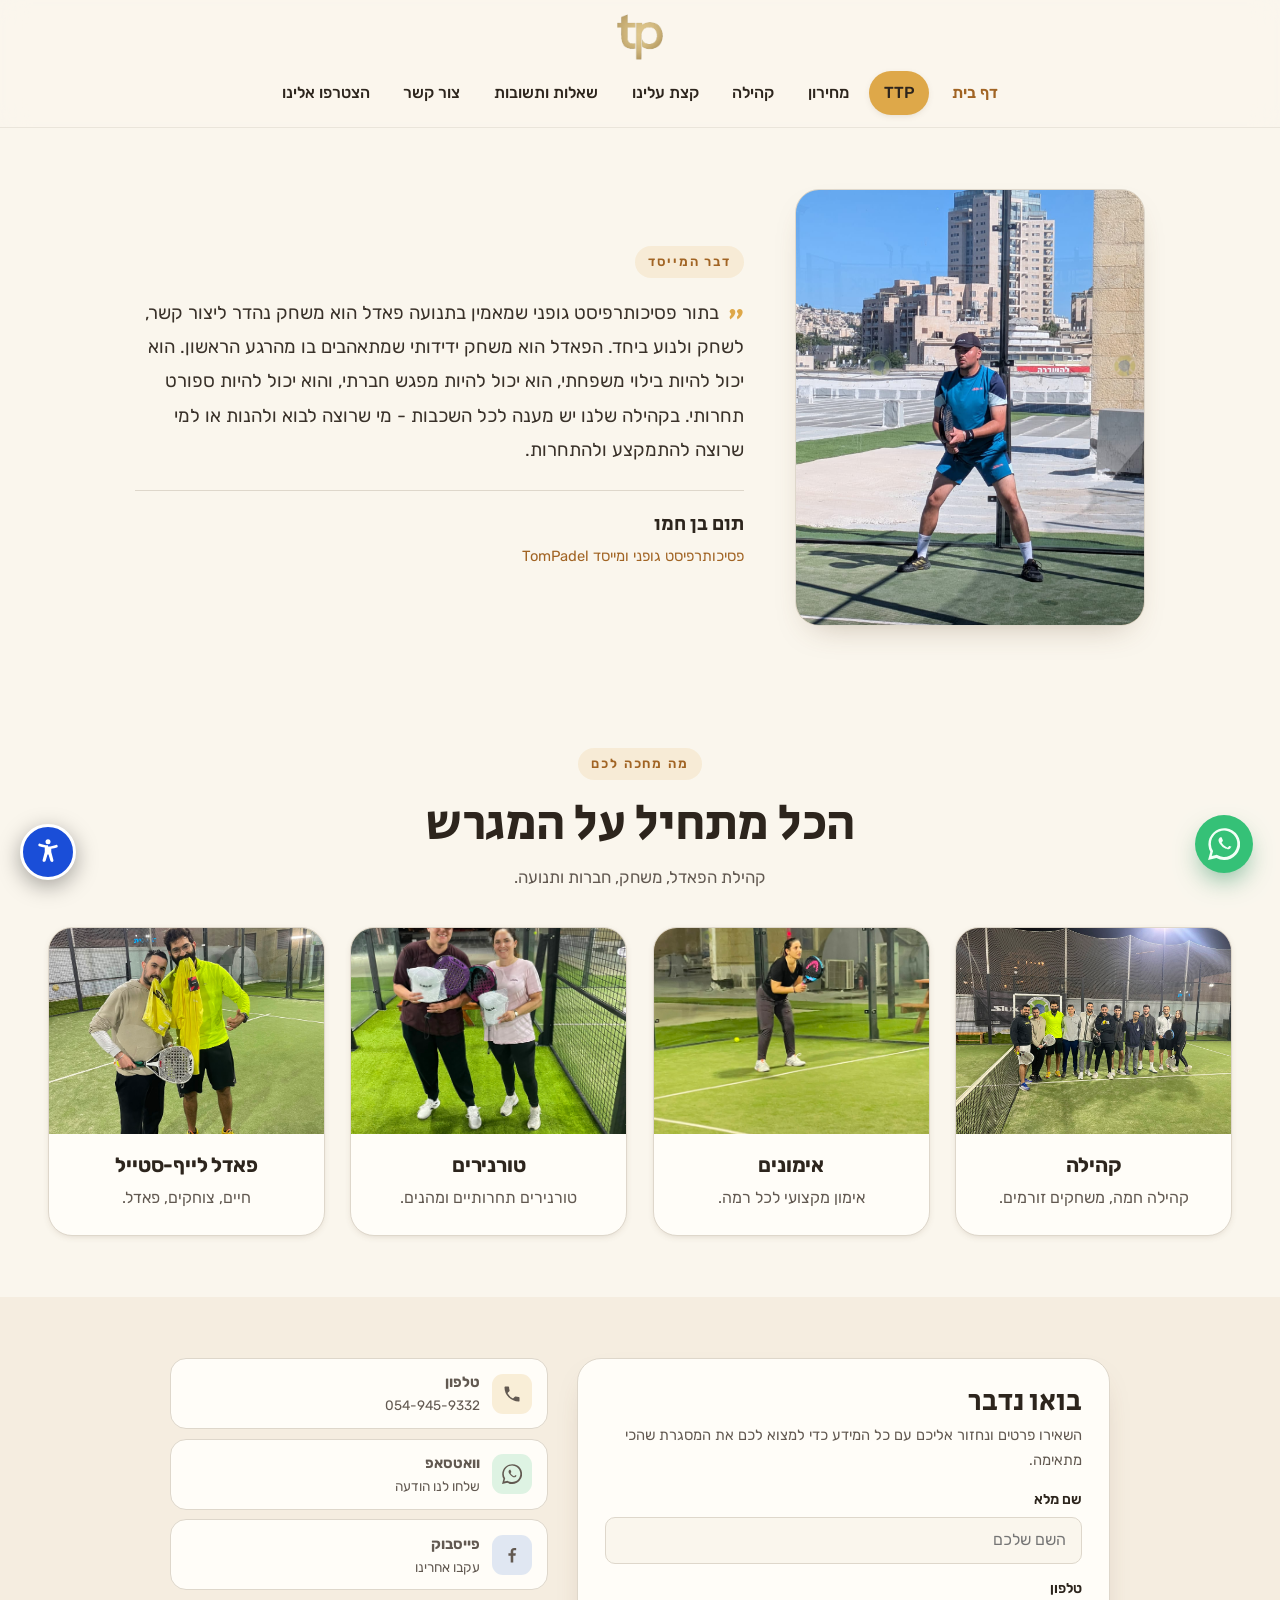
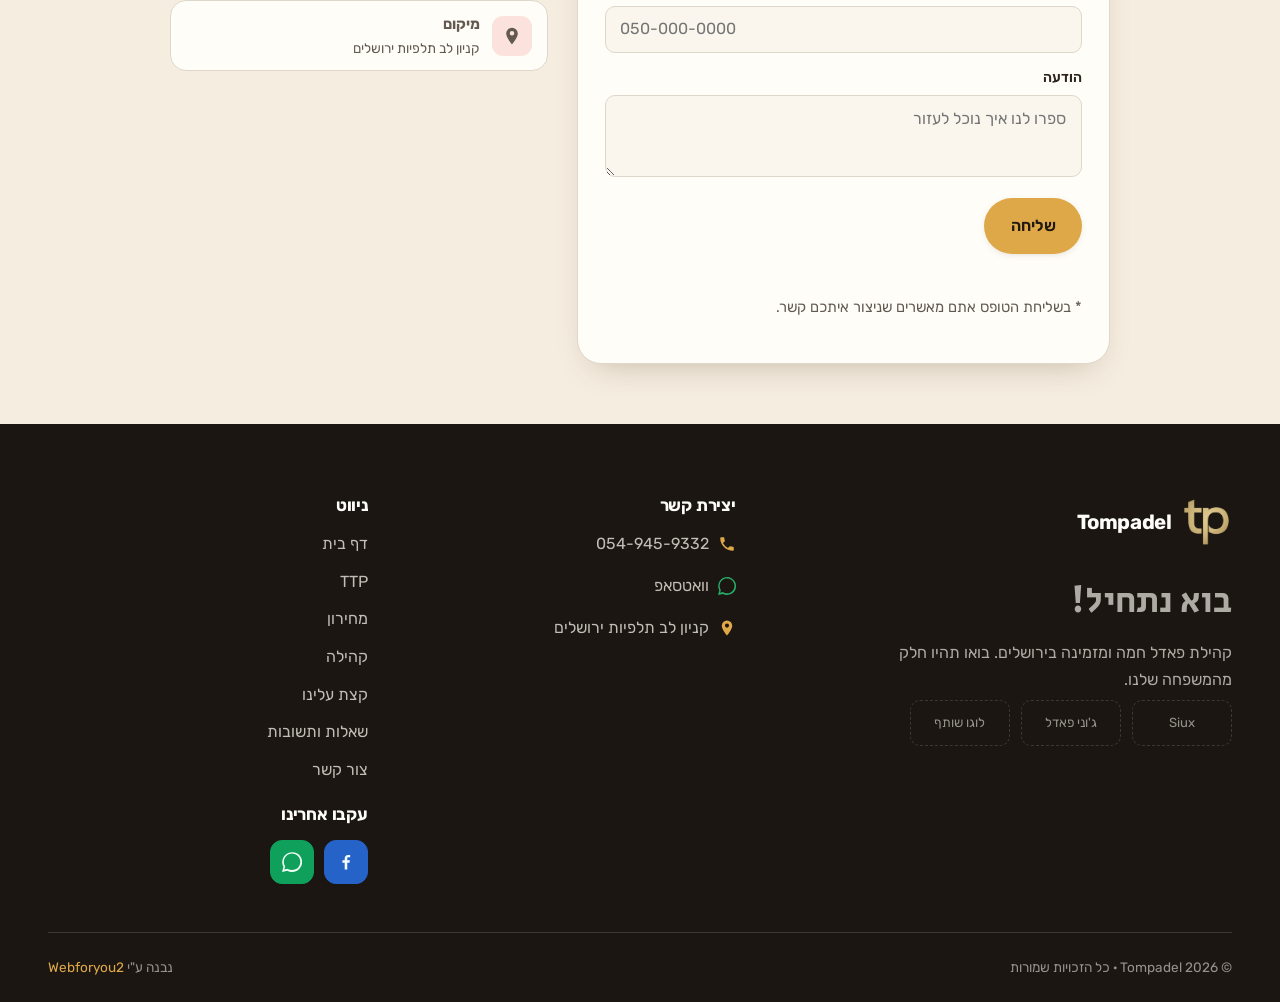
<file: index.html>
﻿<!DOCTYPE html>
<html lang="he" dir="rtl">
<head>
  <meta charset="UTF-8" />
  <meta name="viewport" content="width=device-width, initial-scale=1.0" />
  <title>קהילת פאדל בירושלים | Tompadel — אימונים וטורנירים</title>
  <meta name="description" content="Tompadel — קהילת הפאדל של ירושלים, בהובלת תום בן חמו, בקניון לב תלפיות. אימוני פאדל אישיים וקבוצתיים לכל רמה, טורנירים ואירועי קהילה. בואו להיות חלק מהמשפחה." />
  <meta name="theme-color" content="#d9a441" />
  <link rel="canonical" href="https://tom-padel.com/" />

  <!-- Open Graph -->
  <meta property="og:type" content="website" />
  <meta property="og:site_name" content="Tompadel" />
  <meta property="og:title" content="קהילת פאדל בירושלים | Tompadel" />
  <meta property="og:description" content="קהילת הפאדל של ירושלים בהובלת תום בן חמו, בקניון לב תלפיות. אימונים לכל רמה, טורנירים ואירועי קהילה." />
  <meta property="og:url" content="https://tom-padel.com/" />
  <meta property="og:locale" content="he_IL" />
  <meta property="og:image" content="https://tom-padel.com/assets/community-1.jpg" />
  <meta name="twitter:card" content="summary_large_image" />
  <meta name="twitter:title" content="קהילת פאדל בירושלים | Tompadel" />
  <meta name="twitter:description" content="קהילת פאדל בירושלים בהובלת תום בן חמו. אימונים, טורנירים וקהילה חמה." />
  <meta name="twitter:image" content="https://tom-padel.com/assets/community-1.jpg" />

  <link rel="icon" href="favicon.svg" type="image/svg+xml" />
  <link rel="apple-touch-icon" href="assets/tp-logo-gold.png" />

  <link rel="preconnect" href="https://fonts.googleapis.com" />
  <link rel="preconnect" href="https://fonts.gstatic.com" crossorigin />
  <link href="https://fonts.googleapis.com/css2?family=Rubik:wght@400;500;600;700;800&family=Secular+One&display=swap" rel="stylesheet" />
  <link rel="stylesheet" href="styles.css" />

  <!-- JSON-LD: SportsActivityLocation -->
  <script type="application/ld+json">
  {
    "@context": "https://schema.org",
    "@type": "SportsActivityLocation",
    "name": "Tompadel",
    "description": "קהילת הפאדל של ירושלים, בהובלת תום בן חמו. אימונים אישיים וקבוצתיים, טורנירים ואירועי קהילה.",
    "url": "https://tom-padel.com/",
    "logo": "https://tom-padel.com/assets/tp-logo-gold.png",
    "image": "https://tom-padel.com/assets/community-1.jpg",
    "telephone": "+972549459332",
    "sport": "Padel",
    "founder": {
      "@type": "Person",
      "name": "תום בן חמו",
      "alternateName": "Tom Ben Hamo",
      "jobTitle": "פסיכותרפיסט גופני ומייסד TomPadel",
      "image": "https://tom-padel.com/assets/hero-1b.jpg",
      "url": "https://tom-padel.com/about.html"
    },
    "address": {
      "@type": "PostalAddress",
      "streetAddress": "קניון לב תלפיות",
      "addressLocality": "ירושלים",
      "addressCountry": "IL"
    },
    "sameAs": [
      "https://www.facebook.com/profile.php?id=61572959230133"
    ]
  }
  </script>

</head>
<body>
  <a class="skip" href="#main">דלגו לתוכן</a>

  <!-- ==================================================== NAVBAR -->
  <header class="nav" data-nav>
    <div class="nav__inner">
      <a class="brand" href="index.html" aria-label="Tompadel — דף הבית">
        <img class="brand__logo" src="assets/tp-logo-gold.png" alt="Tompadel" width="54" height="50" onerror="this.replaceWith(Object.assign(document.createElement('span'),{className:'brand__mark',textContent:'tp'}))" />
      </a>

      <nav class="nav__links" aria-label="ניווט ראשי">
        <a href="index.html" class="is-active">דף בית</a>
        <a class="btn nav__cta" href="ttp.html">TTP</a>
        <a href="pricing.html">מחירון</a>
        <a href="community.html">קהילה</a>
        <a href="about.html">קצת עלינו</a>
        <a href="faq.html">שאלות ותשובות</a>
        <a href="#contact">צור קשר</a>
        <a href="https://api.whatsapp.com/send?phone=972549459332" target="_blank" rel="noopener">הצטרפו אלינו</a>
      </nav>

      <button class="nav__toggle" type="button" aria-label="פתיחת תפריט" aria-expanded="false" aria-controls="menu"><span></span></button>
    </div>
  </header>

  <main id="main">
    <h1 class="sr-only">Tompadel — קהילת הפאדל של ירושלים</h1>

    <!-- ==================================================== FOUNDER'S MESSAGE -->
    <section class="section founder" id="founder" aria-label="דבר המייסד">
      <div class="wrap">
        <div class="founder__grid">
          <div class="founder__media ph" data-label="תום בן חמו — המייסד" data-reveal>
            <img src="assets/hero-1b.jpg" alt="תום בן חמו, מייסד קהילת Tompadel, עם מחבט פאדל על המגרש בירושלים" loading="eager" onerror="this.remove()" />
          </div>
          <div class="founder__body" data-reveal data-reveal-delay="1">
            <span class="eyebrow">דבר המייסד</span>
            <blockquote class="founder__quote">
              בתור פסיכותרפיסט גופני שמאמין בתנועה פאדל הוא משחק נהדר ליצור קשר, לשחק ולנוע ביחד. הפאדל הוא משחק ידידותי שמתאהבים בו מהרגע הראשון. הוא יכול להיות בילוי משפחתי, הוא יכול להיות מפגש חברתי, והוא יכול להיות ספורט תחרותי. בקהילה שלנו יש מענה לכל השכבות - מי שרוצה לבוא ולהנות או למי שרוצה להתמקצע ולהתחרות.
            </blockquote>
            <div class="founder__sign">
              <b>תום בן חמו</b>
              <span>פסיכותרפיסט גופני ומייסד TomPadel</span>
            </div>
          </div>
        </div>
      </div>
    </section>

    <!-- ==================================================== CATEGORIES -->
    <section class="section" id="activities">
      <div class="wrap">
        <div class="section-head" data-reveal>
          <span class="eyebrow">מה מחכה לכם</span>
          <h2>הכל מתחיל על המגרש</h2>
          <p>קהילת הפאדל, משחק, חברות ותנועה.</p>
        </div>
        <div class="cats">
          <article class="cat" data-reveal>
            <div class="cat__media ph" data-label="קהילה"><img src="assets/cat-community.jpg" alt="חברי קהילת Tompadel יחד על מגרש הפאדל" loading="lazy" onerror="this.remove()" /></div>
            <div class="cat__body"><h3>קהילה</h3><p>קהילה חמה, משחקים זורמים.</p></div>
          </article>
          <article class="cat" data-reveal data-reveal-delay="1">
            <div class="cat__media ph" data-label="אימונים"><img src="assets/cat-training.jpg" alt="אימון פאדל מקצועי במועדון Tompadel" loading="lazy" onerror="this.remove()" /></div>
            <div class="cat__body"><h3>אימונים</h3><p>אימון מקצועי לכל רמה.</p></div>
          </article>
          <article class="cat" data-reveal data-reveal-delay="2">
            <div class="cat__media ph" data-label="טורנירים"><img src="assets/cat-tournaments.jpg" alt="טורניר פאדל תחרותי במועדון" loading="lazy" onerror="this.remove()" /></div>
            <div class="cat__body"><h3>טורנירים</h3><p>טורנירים תחרותיים ומהנים.</p></div>
          </article>
          <article class="cat" data-reveal data-reveal-delay="3">
            <div class="cat__media ph" data-label="פאדל לייף-סטייל"><img src="assets/cat-lifestyle.jpg" alt="אווירת פאדל לייף-סטייל במועדון Tompadel" loading="lazy" onerror="this.remove()" /></div>
            <div class="cat__body"><h3>פאדל לייף-סטייל</h3><p>חיים, צוחקים, פאדל.</p></div>
          </article>
        </div>
      </div>
    </section>

    <!-- ==================================================== CONTACT FORM -->
    <section class="section section--tint contact" id="contact">
      <div class="wrap">
        <div class="contact__grid">
          <form class="form-card" data-contact-form novalidate data-reveal>
            <h2>בואו נדבר</h2>
            <p>השאירו פרטים ונחזור אליכם עם כל המידע כדי למצוא לכם את המסגרת שהכי מתאימה.</p>

            <div class="field" data-field>
              <label for="name">שם מלא</label>
              <input id="name" name="name" type="text" autocomplete="name" placeholder="השם שלכם" required />
              <span class="err">אנא הזינו שם מלא</span>
            </div>

            <div class="field" data-field>
              <label for="phone">טלפון</label>
              <input id="phone" name="phone" type="tel" inputmode="tel" autocomplete="tel" placeholder="050-000-0000" required />
              <span class="err">אנא הזינו מספר טלפון תקין</span>
            </div>

            <div class="field" data-field>
              <label for="message">הודעה</label>
              <textarea id="message" name="message" placeholder="ספרו לנו איך נוכל לעזור" required></textarea>
              <span class="err">אנא כתבו הודעה קצרה</span>
            </div>

            <button class="btn" type="submit">שליחה</button>
            <p class="form-status" role="status" aria-live="polite"></p>
            <p class="form-note">* בשליחת הטופס אתם מאשרים שניצור איתכם קשר.</p>
            <!-- שליחת הטופס פותחת וואטסאפ למועדון עם הפרטים ממולאים (ראו script.js) -->
          </form>

          <aside class="contact__aside" data-reveal data-reveal-delay="1">
            <a class="info-card" href="tel:0549459332">
              <span class="info-card__ic info-card__ic--phone"><svg viewBox="0 0 24 24" fill="currentColor" aria-hidden="true"><path d="M6.6 10.8a15.5 15.5 0 0 0 6.6 6.6l2.2-2.2a1 1 0 0 1 1-.24 11.4 11.4 0 0 0 3.6.58 1 1 0 0 1 1 1V20a1 1 0 0 1-1 1A17 17 0 0 1 3 4a1 1 0 0 1 1-1h3.5a1 1 0 0 1 1 1 11.4 11.4 0 0 0 .58 3.6 1 1 0 0 1-.24 1z"/></svg></span>
              <span><b>טלפון</b><span>054-945-9332</span></span>
            </a>
            <a class="info-card" href="https://api.whatsapp.com/send?phone=972549459332" target="_blank" rel="noopener">
              <span class="info-card__ic info-card__ic--wa"><svg viewBox="0 0 24 24" fill="currentColor" aria-hidden="true"><path d="M.06 24l1.7-6.2A11.9 11.9 0 1 1 12 24a11.9 11.9 0 0 1-5.7-1.45L.06 24zM6.6 20.1l.37.22a9.9 9.9 0 1 0-3.4-3.4l.24.38-1 3.66 3.79-.86zM17.9 14.3c-.24-.12-1.44-.71-1.66-.79s-.39-.12-.55.12-.63.79-.78.96-.29.18-.53.06a8.1 8.1 0 0 1-2.38-1.47 9 9 0 0 1-1.65-2.05c-.17-.3 0-.46.13-.6l.4-.46c.13-.16.17-.27.26-.45s.04-.34-.02-.46-.55-1.32-.75-1.81-.4-.41-.55-.42h-.47a.9.9 0 0 0-.65.3 2.73 2.73 0 0 0-.85 2.03 4.74 4.74 0 0 0 1 2.51 10.85 10.85 0 0 0 4.16 3.68c2.02.79 2.02.53 2.39.5a2.48 2.48 0 0 0 1.63-1.15 2 2 0 0 0 .14-1.15c-.06-.1-.22-.16-.46-.28z"/></svg></span>
              <span><b>וואטסאפ</b><span>שלחו לנו הודעה</span></span>
            </a>
            <a class="info-card" href="https://www.facebook.com/profile.php?id=61572959230133" target="_blank" rel="noopener">
              <span class="info-card__ic info-card__ic--fb"><svg viewBox="0 0 24 24" fill="currentColor" aria-hidden="true"><path d="M13.5 21v-8h2.7l.4-3.1h-3.1V7.9c0-.9.25-1.5 1.55-1.5H17V3.6c-.3-.04-1.3-.13-2.46-.13-2.43 0-4.1 1.48-4.1 4.2v2.34H7.7V13h2.74v8z"/></svg></span>
              <span><b>פייסבוק</b><span>עקבו אחרינו</span></span>
            </a>
            <div class="info-card">
              <span class="info-card__ic info-card__ic--loc"><svg viewBox="0 0 24 24" fill="currentColor" aria-hidden="true"><path d="M12 2a7 7 0 0 0-7 7c0 5 7 13 7 13s7-8 7-13a7 7 0 0 0-7-7zm0 9.5A2.5 2.5 0 1 1 12 6a2.5 2.5 0 0 1 0 5.5z"/></svg></span>
              <span><b>מיקום</b><span>קניון לב תלפיות ירושלים</span></span>
            </div>
          </aside>
        </div>
      </div>
    </section>
  </main>

  <!-- ==================================================== FOOTER -->
  <footer class="footer">
    <div class="wrap footer__grid">
      <div class="footer__brand">
        <a class="brand footer__brand-link" href="index.html" aria-label="Tompadel">
          <img class="brand__logo" src="assets/tp-logo-gold.png" alt="Tompadel" width="54" height="50" onerror="this.replaceWith(Object.assign(document.createElement('span'),{className:'brand__mark',textContent:'tp'}))" />
          <span class="brand__text">Tompadel</span>
        </a>
        <p class="footer__cta">בוא נתחיל!</p>
        <p>קהילת פאדל חמה ומזמינה בירושלים. בואו תהיו חלק מהמשפחה שלנו.</p>
        <div class="footer__partners" aria-label="שותפים">
          <span class="footer__partner">Siux</span>
          <span class="footer__partner">ג'וני פאדל</span>
          <span class="footer__partner">לוגו שותף</span>
        </div>
      </div>

      <div>
        <h4>יצירת קשר</h4>
        <ul class="footer__list">
          <li><a href="tel:0549459332"><svg viewBox="0 0 24 24" fill="currentColor" aria-hidden="true"><path d="M6.6 10.8a15.5 15.5 0 0 0 6.6 6.6l2.2-2.2a1 1 0 0 1 1-.24 11.4 11.4 0 0 0 3.6.58 1 1 0 0 1 1 1V20a1 1 0 0 1-1 1A17 17 0 0 1 3 4a1 1 0 0 1 1-1h3.5a1 1 0 0 1 1 1 11.4 11.4 0 0 0 .58 3.6 1 1 0 0 1-.24 1z"/></svg>054-945-9332</a></li>
          <li><a href="https://api.whatsapp.com/send?phone=972549459332" target="_blank" rel="noopener"><svg viewBox="0 0 24 24" fill="currentColor" aria-hidden="true"><path d="M.06 24l1.7-6.2A11.9 11.9 0 1 1 12 24a11.9 11.9 0 0 1-5.7-1.45L.06 24zM6.6 20.1l.37.22a9.9 9.9 0 1 0-3.4-3.4l.24.38-1 3.66 3.79-.86z"/></svg>וואטסאפ</a></li>
          <li><span><svg viewBox="0 0 24 24" fill="currentColor" aria-hidden="true"><path d="M12 2a7 7 0 0 0-7 7c0 5 7 13 7 13s7-8 7-13a7 7 0 0 0-7-7zm0 9.5A2.5 2.5 0 1 1 12 6a2.5 2.5 0 0 1 0 5.5z"/></svg>קניון לב תלפיות ירושלים</span></li>
        </ul>
      </div>

      <div>
        <h4>ניווט</h4>
        <ul class="footer__list">
          <li><a href="index.html">דף בית</a></li>
          <li><a href="ttp.html">TTP</a></li>
          <li><a href="pricing.html">מחירון</a></li>
          <li><a href="community.html">קהילה</a></li>
          <li><a href="about.html">קצת עלינו</a></li>
          <li><a href="faq.html">שאלות ותשובות</a></li>
          <li><a href="#contact">צור קשר</a></li>
        </ul>
        <h4 style="margin-top:1.4rem">עקבו אחרינו</h4>
        <div class="footer__social">
          <a href="https://www.facebook.com/profile.php?id=61572959230133" target="_blank" rel="noopener" aria-label="פייסבוק"><svg viewBox="0 0 24 24" fill="currentColor" aria-hidden="true"><path d="M13.5 21v-8h2.7l.4-3.1h-3.1V7.9c0-.9.25-1.5 1.55-1.5H17V3.6c-.3-.04-1.3-.13-2.46-.13-2.43 0-4.1 1.48-4.1 4.2v2.34H7.7V13h2.74v8z"/></svg></a>
          <a href="https://api.whatsapp.com/send?phone=972549459332" target="_blank" rel="noopener" aria-label="וואטסאפ"><svg viewBox="0 0 24 24" fill="currentColor" aria-hidden="true"><path d="M.06 24l1.7-6.2A11.9 11.9 0 1 1 12 24a11.9 11.9 0 0 1-5.7-1.45L.06 24zM6.6 20.1l.37.22a9.9 9.9 0 1 0-3.4-3.4l.24.38-1 3.66 3.79-.86z"/></svg></a>
        </div>
      </div>
    </div>
    <div class="wrap footer__bar">
      <span>© <span data-year>2026</span> Tompadel · כל הזכויות שמורות</span>
      <span>נבנה ע"י <a href="https://webforyou2.netlify.app" target="_blank" rel="noopener">Webforyou2</a></span>
    </div>
  </footer>
  <!-- כפתור וואטסאפ צף -->
  <a class="wa-float" href="https://api.whatsapp.com/send?phone=972549459332" target="_blank" rel="noopener" aria-label="שלחו לנו הודעה בוואטסאפ">
    <svg viewBox="0 0 24 24" fill="currentColor" aria-hidden="true"><path d="M.06 24l1.7-6.2A11.9 11.9 0 1 1 12 24a11.9 11.9 0 0 1-5.7-1.45L.06 24zM6.6 20.1l.37.22a9.9 9.9 0 1 0-3.4-3.4l.24.38-1 3.66 3.79-.86zM17.9 14.3c-.24-.12-1.44-.71-1.66-.79s-.39-.12-.55.12-.63.79-.78.96-.29.18-.53.06a8.1 8.1 0 0 1-2.38-1.47 9 9 0 0 1-1.65-2.05c-.17-.3 0-.46.13-.6l.4-.46c.13-.16.17-.27.26-.45s.04-.34-.02-.46-.55-1.32-.75-1.81-.4-.41-.55-.42h-.47a.9.9 0 0 0-.65.3 2.73 2.73 0 0 0-.85 2.03 4.74 4.74 0 0 0 1 2.51 10.85 10.85 0 0 0 4.16 3.68c2.02.79 2.02.53 2.39.5a2.48 2.48 0 0 0 1.63-1.15 2 2 0 0 0 .14-1.15c-.06-.1-.22-.16-.46-.28z"/></svg>
  </a>


  <script src="script.js" defer></script>
  <script src="accessibility.js" defer></script>
</body>
</html>
</file>
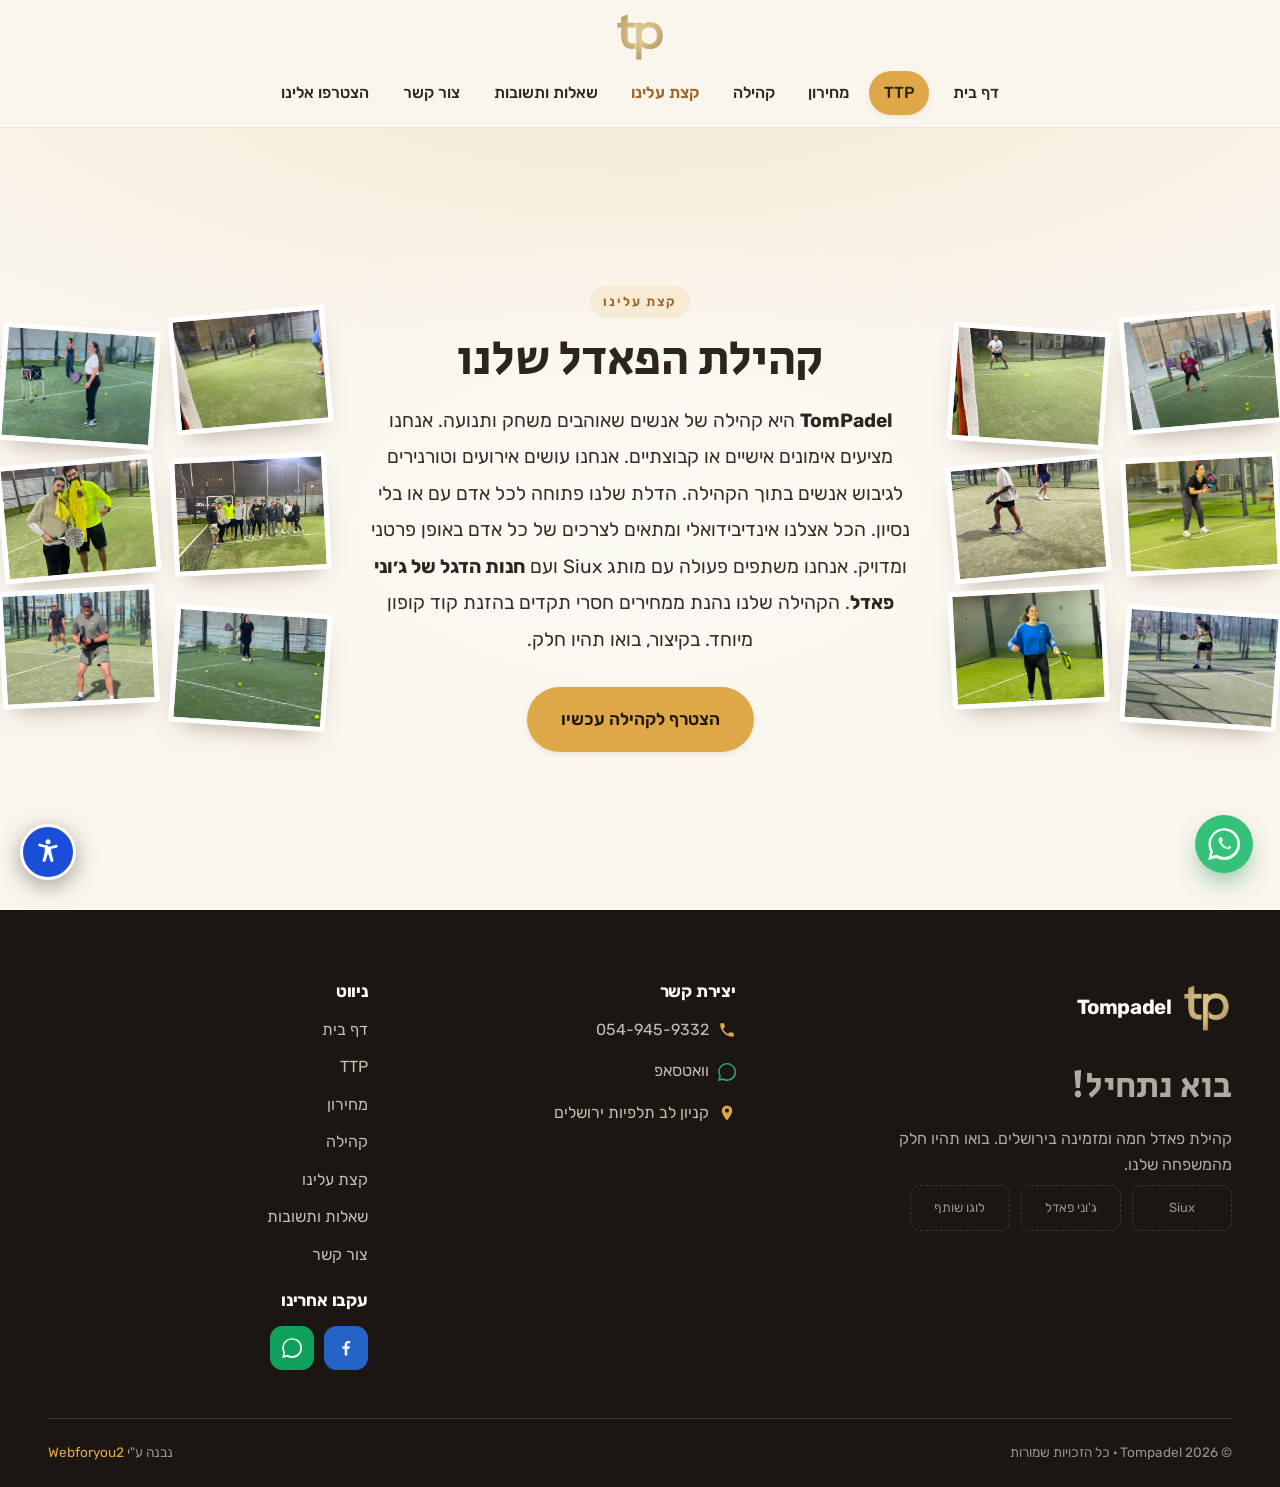
<file: about.html>
﻿<!DOCTYPE html>
<html lang="he" dir="rtl">
<head>
  <meta charset="UTF-8" />
  <meta name="viewport" content="width=device-width, initial-scale=1.0" />
  <title>קצת עלינו | Tompadel — קהילת הפאדל בירושלים</title>
  <meta name="description" content="קצת עלינו — TomPadel, קהילת הפאדל של ירושלים שהקים תום בן חמו: אנשים שאוהבים משחק ותנועה. אימונים אישיים וקבוצתיים, אירועים וטורנירים, והטבות עם Siux וחנות הדגל של ג'וני פאדל." />
  <meta name="theme-color" content="#d9a441" />
  <link rel="canonical" href="https://tom-padel.com/about.html" />

  <meta property="og:type" content="website" />
  <meta property="og:site_name" content="Tompadel" />
  <meta property="og:title" content="קצת עלינו | Tompadel" />
  <meta property="og:description" content="TomPadel היא קהילה של אנשים שאוהבים משחק ותנועה. בואו תהיו חלק." />
  <meta property="og:url" content="https://tom-padel.com/about.html" />
  <meta property="og:locale" content="he_IL" />
  <meta property="og:image" content="https://tom-padel.com/assets/community-2.jpg" />
  <meta name="twitter:card" content="summary_large_image" />
  <meta name="twitter:image" content="https://tom-padel.com/assets/community-2.jpg" />

  <link rel="icon" href="favicon.svg" type="image/svg+xml" />
  <link rel="apple-touch-icon" href="assets/tp-logo-gold.png" />
  <link rel="preconnect" href="https://fonts.googleapis.com" />
  <link rel="preconnect" href="https://fonts.gstatic.com" crossorigin />
  <link href="https://fonts.googleapis.com/css2?family=Rubik:wght@400;500;600;700;800&family=Secular+One&display=swap" rel="stylesheet" />
  <link rel="stylesheet" href="styles.css" />

  <!-- JSON-LD: the founder as a Person, tied to the club — this is what lets
       Google connect searches for "תום בן חמו" to the community. -->
  <script type="application/ld+json">
  {
    "@context": "https://schema.org",
    "@type": "Person",
    "name": "תום בן חמו",
    "alternateName": "Tom Ben Hamo",
    "jobTitle": "פסיכותרפיסט גופני ומייסד TomPadel",
    "image": "https://tom-padel.com/assets/hero-1b.jpg",
    "url": "https://tom-padel.com/about.html",
    "worksFor": {
      "@type": "SportsActivityLocation",
      "name": "Tompadel",
      "url": "https://tom-padel.com/",
      "sport": "Padel",
      "address": {
        "@type": "PostalAddress",
        "streetAddress": "קניון לב תלפיות",
        "addressLocality": "ירושלים",
        "addressCountry": "IL"
      }
    },
    "knowsAbout": ["פאדל", "קהילת פאדל", "אימוני פאדל", "פסיכותרפיה גופנית", "תנועה"]
  }
  </script>
</head>
<body>
  <a class="skip" href="#main">דלגו לתוכן</a>

  <header class="nav" data-nav>
    <div class="nav__inner">
      <a class="brand" href="index.html" aria-label="Tompadel — דף הבית">
        <img class="brand__logo" src="assets/tp-logo-gold.png" alt="Tompadel" width="54" height="50" onerror="this.replaceWith(Object.assign(document.createElement('span'),{className:'brand__mark',textContent:'tp'}))" />
      </a>
      <nav class="nav__links" aria-label="ניווט ראשי">
        <a href="index.html">דף בית</a>
        <a class="btn nav__cta" href="ttp.html">TTP</a>
        <a href="pricing.html">מחירון</a>
        <a href="community.html">קהילה</a>
        <a href="about.html" class="is-active">קצת עלינו</a>
        <a href="faq.html">שאלות ותשובות</a>
        <a href="index.html#contact">צור קשר</a>
        <a href="https://api.whatsapp.com/send?phone=972549459332" target="_blank" rel="noopener">הצטרפו אלינו</a>
      </nav>
      <button class="nav__toggle" type="button" aria-label="פתיחת תפריט" aria-expanded="false"><span></span></button>
    </div>
  </header>

  <main id="main">
    <section class="section about" aria-label="קצת עלינו — קהילת הפאדל">
      <div class="about__wall about__wall--a" aria-hidden="true">
        <img src="assets/community-2.jpg" alt="" loading="eager" />
        <img src="assets/community-16.jpg" alt="" loading="eager" />
        <img src="assets/community-8.jpg" alt="" loading="eager" />
        <img src="assets/community-19.jpg" alt="" loading="eager" />
        <img src="assets/community-14.jpg" alt="" loading="eager" />
        <img src="assets/community-5.jpg" alt="" loading="eager" />
      </div>

      <div class="about__copy" data-reveal>
        <span class="eyebrow">קצת עלינו</span>
        <h1 class="about__title">קהילת הפאדל שלנו</h1>
        <p class="about__text">
          <b>TomPadel</b> היא קהילה של אנשים שאוהבים משחק ותנועה. אנחנו מציעים אימונים אישיים או קבוצתיים. אנחנו עושים אירועים וטורנירים לגיבוש אנשים בתוך הקהילה. הדלת שלנו פתוחה לכל אדם עם או בלי נסיון. הכל אצלנו אינדיבידואלי ומתאים לצרכים של כל אדם באופן פרטני ומדויק. אנחנו משתפים פעולה עם מותג Siux ועם <b>חנות הדגל של ג׳וני פאדל</b>. הקהילה שלנו נהנת ממחירים חסרי תקדים בהזנת קוד קופון מיוחד. בקיצור, בואו תהיו חלק.
        </p>
        <a class="btn btn--lg" href="index.html#contact">הצטרף לקהילה עכשיו</a>
      </div>

      <div class="about__wall about__wall--b" aria-hidden="true">
        <img src="assets/community-11.jpg" alt="" loading="eager" />
        <img src="assets/community-22.jpg" alt="" loading="eager" />
        <img src="assets/community-3.jpg" alt="" loading="eager" />
        <img src="assets/community-6.jpg" alt="" loading="eager" />
        <img src="assets/community-9.jpg" alt="" loading="eager" />
        <img src="assets/community-20.jpg" alt="" loading="eager" />
      </div>
    </section>
  </main>

  <footer class="footer">
    <div class="wrap footer__grid">
      <div class="footer__brand">
        <a class="brand" href="index.html" aria-label="Tompadel">
          <img class="brand__logo" src="assets/tp-logo-gold.png" alt="Tompadel" width="54" height="50" onerror="this.replaceWith(Object.assign(document.createElement('span'),{className:'brand__mark',textContent:'tp'}))" />
          <span class="brand__text">Tompadel</span>
        </a>
        <p class="footer__cta">בוא נתחיל!</p>
        <p>קהילת פאדל חמה ומזמינה בירושלים. בואו תהיו חלק מהמשפחה שלנו.</p>
        <div class="footer__partners" aria-label="שותפים">
          <span class="footer__partner">Siux</span>
          <span class="footer__partner">ג'וני פאדל</span>
          <span class="footer__partner">לוגו שותף</span>
        </div>
      </div>
      <div>
        <h4>יצירת קשר</h4>
        <ul class="footer__list">
          <li><a href="tel:0549459332"><svg viewBox="0 0 24 24" fill="currentColor" aria-hidden="true"><path d="M6.6 10.8a15.5 15.5 0 0 0 6.6 6.6l2.2-2.2a1 1 0 0 1 1-.24 11.4 11.4 0 0 0 3.6.58 1 1 0 0 1 1 1V20a1 1 0 0 1-1 1A17 17 0 0 1 3 4a1 1 0 0 1 1-1h3.5a1 1 0 0 1 1 1 11.4 11.4 0 0 0 .58 3.6 1 1 0 0 1-.24 1z"/></svg>054-945-9332</a></li>
          <li><a href="https://api.whatsapp.com/send?phone=972549459332" target="_blank" rel="noopener"><svg viewBox="0 0 24 24" fill="currentColor" aria-hidden="true"><path d="M.06 24l1.7-6.2A11.9 11.9 0 1 1 12 24a11.9 11.9 0 0 1-5.7-1.45L.06 24zM6.6 20.1l.37.22a9.9 9.9 0 1 0-3.4-3.4l.24.38-1 3.66 3.79-.86z"/></svg>וואטסאפ</a></li>
          <li><span><svg viewBox="0 0 24 24" fill="currentColor" aria-hidden="true"><path d="M12 2a7 7 0 0 0-7 7c0 5 7 13 7 13s7-8 7-13a7 7 0 0 0-7-7zm0 9.5A2.5 2.5 0 1 1 12 6a2.5 2.5 0 0 1 0 5.5z"/></svg>קניון לב תלפיות ירושלים</span></li>
        </ul>
      </div>
      <div>
        <h4>ניווט</h4>
        <ul class="footer__list">
          <li><a href="index.html">דף בית</a></li>
          <li><a href="ttp.html">TTP</a></li>
          <li><a href="pricing.html">מחירון</a></li>
          <li><a href="community.html">קהילה</a></li>
          <li><a href="about.html">קצת עלינו</a></li>
          <li><a href="faq.html">שאלות ותשובות</a></li>
          <li><a href="index.html#contact">צור קשר</a></li>
        </ul>
        <h4 style="margin-top:1.4rem">עקבו אחרינו</h4>
        <div class="footer__social">
          <a href="https://www.facebook.com/profile.php?id=61572959230133" target="_blank" rel="noopener" aria-label="פייסבוק"><svg viewBox="0 0 24 24" fill="currentColor" aria-hidden="true"><path d="M13.5 21v-8h2.7l.4-3.1h-3.1V7.9c0-.9.25-1.5 1.55-1.5H17V3.6c-.3-.04-1.3-.13-2.46-.13-2.43 0-4.1 1.48-4.1 4.2v2.34H7.7V13h2.74v8z"/></svg></a>
          <a href="https://api.whatsapp.com/send?phone=972549459332" target="_blank" rel="noopener" aria-label="וואטסאפ"><svg viewBox="0 0 24 24" fill="currentColor" aria-hidden="true"><path d="M.06 24l1.7-6.2A11.9 11.9 0 1 1 12 24a11.9 11.9 0 0 1-5.7-1.45L.06 24zM6.6 20.1l.37.22a9.9 9.9 0 1 0-3.4-3.4l.24.38-1 3.66 3.79-.86z"/></svg></a>
        </div>
      </div>
    </div>
    <div class="wrap footer__bar">
      <span>© <span data-year>2026</span> Tompadel · כל הזכויות שמורות</span>
      <span>נבנה ע"י <a href="https://webforyou2.netlify.app" target="_blank" rel="noopener">Webforyou2</a></span>
    </div>
  </footer>

  <!-- כפתור וואטסאפ צף -->
  <a class="wa-float" href="https://api.whatsapp.com/send?phone=972549459332" target="_blank" rel="noopener" aria-label="שלחו לנו הודעה בוואטסאפ">
    <svg viewBox="0 0 24 24" fill="currentColor" aria-hidden="true"><path d="M.06 24l1.7-6.2A11.9 11.9 0 1 1 12 24a11.9 11.9 0 0 1-5.7-1.45L.06 24zM6.6 20.1l.37.22a9.9 9.9 0 1 0-3.4-3.4l.24.38-1 3.66 3.79-.86zM17.9 14.3c-.24-.12-1.44-.71-1.66-.79s-.39-.12-.55.12-.63.79-.78.96-.29.18-.53.06a8.1 8.1 0 0 1-2.38-1.47 9 9 0 0 1-1.65-2.05c-.17-.3 0-.46.13-.6l.4-.46c.13-.16.17-.27.26-.45s.04-.34-.02-.46-.55-1.32-.75-1.81-.4-.41-.55-.42h-.47a.9.9 0 0 0-.65.3 2.73 2.73 0 0 0-.85 2.03 4.74 4.74 0 0 0 1 2.51 10.85 10.85 0 0 0 4.16 3.68c2.02.79 2.02.53 2.39.5a2.48 2.48 0 0 0 1.63-1.15 2 2 0 0 0 .14-1.15c-.06-.1-.22-.16-.46-.28z"/></svg>
  </a>

  <script src="script.js" defer></script>
  <script src="accessibility.js" defer></script>
</body>
</html>
</file>
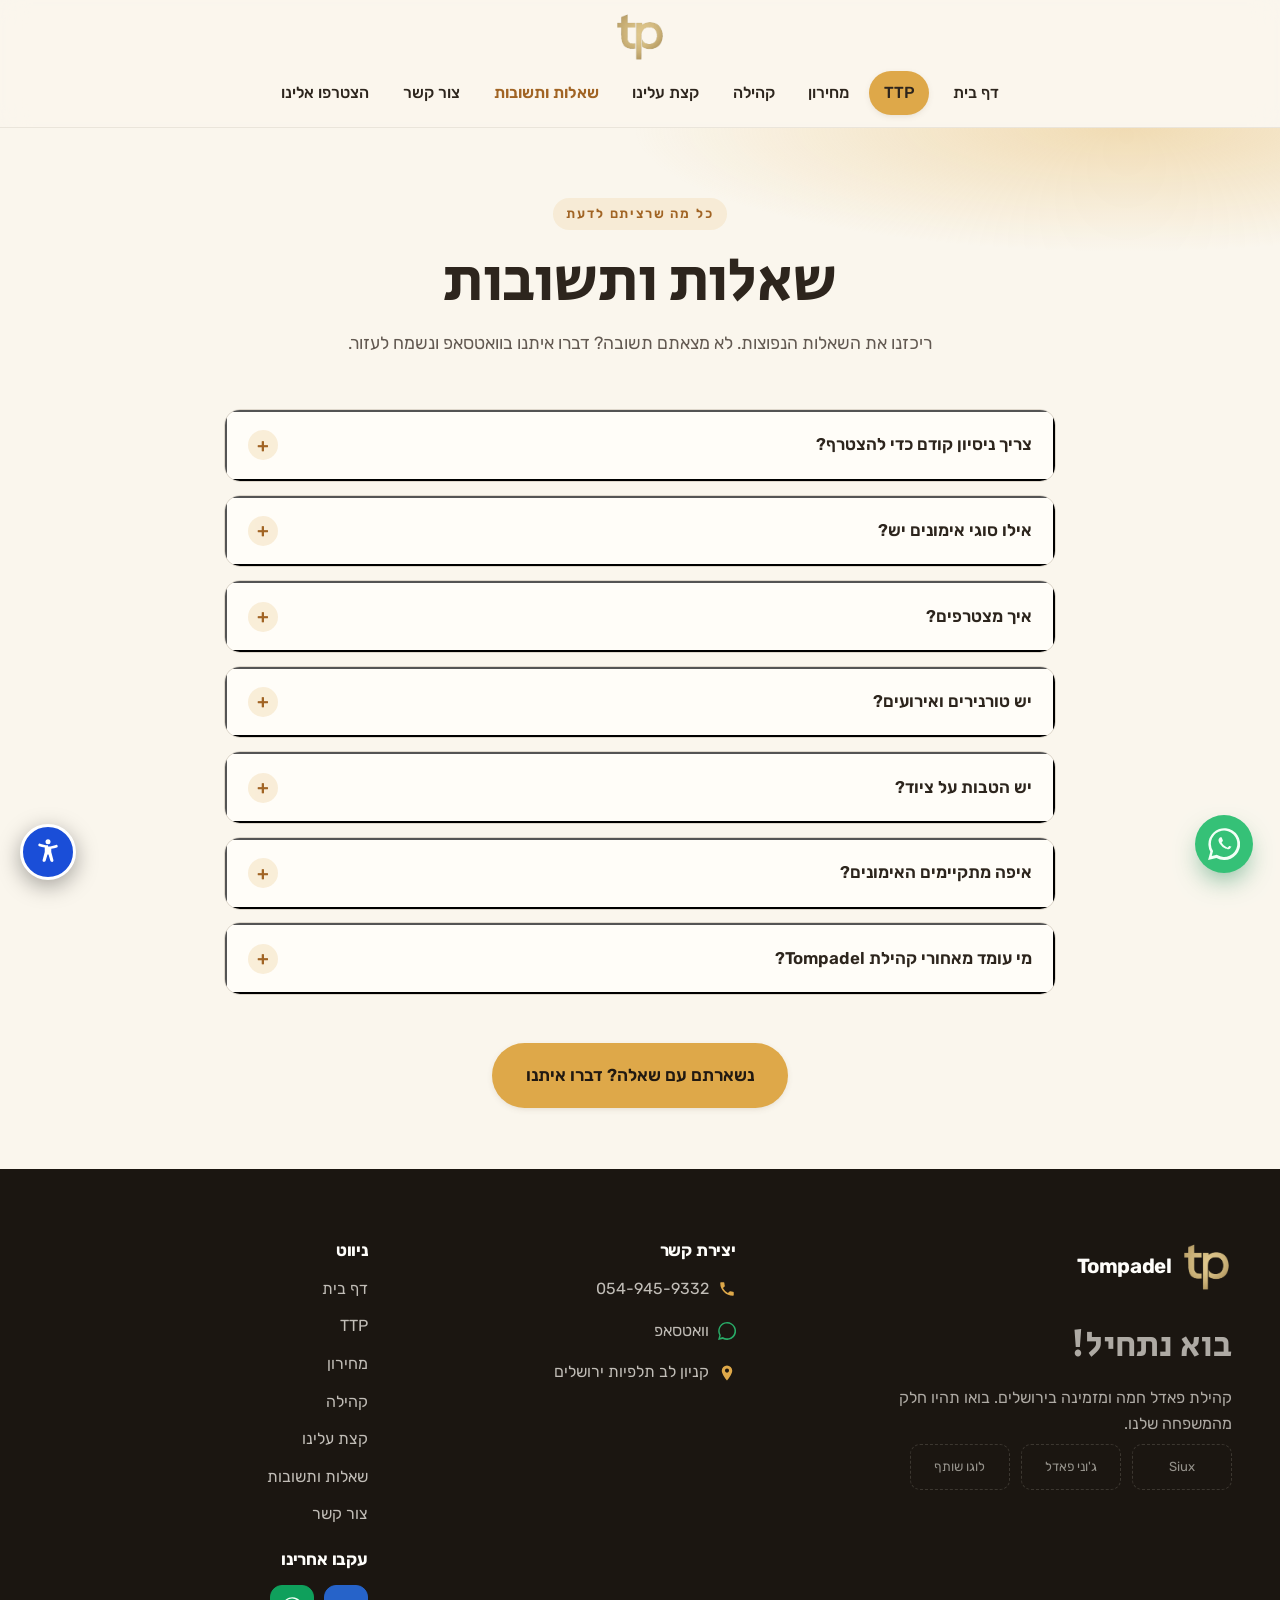
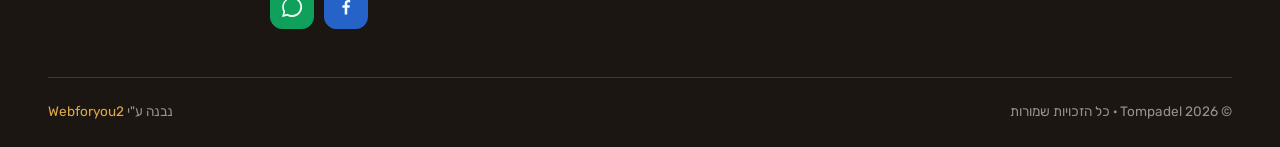
<file: faq.html>
﻿<!DOCTYPE html>
<html lang="he" dir="rtl">
<head>
  <meta charset="UTF-8" />
  <meta name="viewport" content="width=device-width, initial-scale=1.0" />
  <title>שאלות ותשובות | Tompadel — קהילת פאדל בירושלים</title>
  <meta name="description" content="שאלות ותשובות על קהילת הפאדל Tompadel בירושלים: ניסיון קודם, סוגי אימונים, איך מצטרפים, טורנירים, הטבות על ציוד ומיקום האימונים בקניון לב תלפיות ירושלים." />
  <meta name="theme-color" content="#d9a441" />
  <link rel="canonical" href="https://tom-padel.com/faq.html" />

  <meta property="og:type" content="website" />
  <meta property="og:site_name" content="Tompadel" />
  <meta property="og:title" content="שאלות ותשובות | Tompadel" />
  <meta property="og:description" content="כל מה שרציתם לדעת על קהילת הפאדל Tompadel בירושלים." />
  <meta property="og:url" content="https://tom-padel.com/faq.html" />
  <meta property="og:locale" content="he_IL" />
  <meta property="og:image" content="https://tom-padel.com/assets/community-16.jpg" />
  <meta name="twitter:card" content="summary_large_image" />
  <meta name="twitter:image" content="https://tom-padel.com/assets/community-16.jpg" />

  <link rel="icon" href="favicon.svg" type="image/svg+xml" />
  <link rel="apple-touch-icon" href="assets/tp-logo-gold.png" />
  <link rel="preconnect" href="https://fonts.googleapis.com" />
  <link rel="preconnect" href="https://fonts.gstatic.com" crossorigin />
  <link href="https://fonts.googleapis.com/css2?family=Rubik:wght@400;500;600;700;800&family=Secular+One&display=swap" rel="stylesheet" />
  <link rel="stylesheet" href="styles.css" />

  <!-- JSON-LD: FAQPage -->
  <script type="application/ld+json">
  {
    "@context": "https://schema.org",
    "@type": "FAQPage",
    "mainEntity": [
      { "@type": "Question", "name": "צריך ניסיון קודם כדי להצטרף?", "acceptedAnswer": { "@type": "Answer", "text": "ממש לא! הדלת שלנו פתוחה לכולם — בין אם מעולם לא החזקתם מחבט ובין אם אתם שחקנים מנוסים. לא צריך ניסיון קודם, רק אנרגיות טובות. אצלנו תרגישו בבית מהרגע הראשון." } },
      { "@type": "Question", "name": "אילו סוגי אימונים יש?", "acceptedAnswer": { "@type": "Answer", "text": "אנחנו מציעים אימונים אישיים (אחד על אחד) ואימונים קבוצתיים. בכל מקרה תוכנית האימונים נבנית באופן פרטני ומדויק, שמתאים לקצב, לצרכים וליעדים שלכם." } },
      { "@type": "Question", "name": "איך מצטרפים?", "acceptedAnswer": { "@type": "Answer", "text": "פשוט מאוד — השאירו פרטים בטופס יצירת הקשר או שלחו לנו הודעה בוואטסאפ, ונחזור אליכם עם כל המידע כדי למצוא לכם את המסגרת שהכי מתאימה." } },
      { "@type": "Question", "name": "יש טורנירים ואירועים?", "acceptedAnswer": { "@type": "Answer", "text": "בהחלט! אנחנו דואגים לשמור על האנרגיות גבוהות על המגרש ומחוצה לו, עם טורנירים ואירועי חברה וגיבוש שמחברים את הקהילה שלנו יחד." } },
      { "@type": "Question", "name": "יש הטבות על ציוד?", "acceptedAnswer": { "@type": "Answer", "text": "כן! כחברי קהילת Tompadel אתם נהנים משיתופי הפעולה שלנו עם מותג העל הבינלאומי Siux ועם חנות הדגל ג'וני פאדל — כולל גישה לציוד המקצועי ביותר ומחירים מיוחדים דרך קוד קופון ייחודי לחברי המועדון." } },
      { "@type": "Question", "name": "איפה מתקיימים האימונים?", "acceptedAnswer": { "@type": "Answer", "text": "קניון לב תלפיות ירושלים." } },
      { "@type": "Question", "name": "מי עומד מאחורי קהילת Tompadel?", "acceptedAnswer": { "@type": "Answer", "text": "תום בן חמו, פסיכותרפיסט גופני ומייסד TomPadel. בלשונו: \"בתור פסיכותרפיסט גופני שמאמין בתנועה, פאדל הוא משחק נהדר ליצור קשר, לשחק ולנוע ביחד\". מהתפיסה הזאת נבנתה הקהילה — מקום שיש בו מענה לכל השכבות, ממי שרוצה פשוט לבוא וליהנות ועד מי שרוצה להתמקצע ולהתחרות." } }
    ]
  }
  </script>
</head>
<body>
  <a class="skip" href="#main">דלגו לתוכן</a>

  <header class="nav" data-nav>
    <div class="nav__inner">
      <a class="brand" href="index.html" aria-label="Tompadel — דף הבית">
        <img class="brand__logo" src="assets/tp-logo-gold.png" alt="Tompadel" width="54" height="50" onerror="this.replaceWith(Object.assign(document.createElement('span'),{className:'brand__mark',textContent:'tp'}))" />
      </a>
      <nav class="nav__links" aria-label="ניווט ראשי">
        <a href="index.html">דף בית</a>
        <a class="btn nav__cta" href="ttp.html">TTP</a>
        <a href="pricing.html">מחירון</a>
        <a href="community.html">קהילה</a>
        <a href="about.html">קצת עלינו</a>
        <a href="faq.html" class="is-active">שאלות ותשובות</a>
        <a href="index.html#contact">צור קשר</a>
        <a href="https://api.whatsapp.com/send?phone=972549459332" target="_blank" rel="noopener">הצטרפו אלינו</a>
      </nav>
      <button class="nav__toggle" type="button" aria-label="פתיחת תפריט" aria-expanded="false"><span></span></button>
    </div>
  </header>

  <main id="main">
    <section class="pagehero">
      <div class="wrap pagehero__inner" data-reveal>
        <span class="eyebrow">כל מה שרציתם לדעת</span>
        <h1>שאלות ותשובות</h1>
        <p>ריכזנו את השאלות הנפוצות. לא מצאתם תשובה? דברו איתנו בוואטסאפ ונשמח לעזור.</p>
      </div>
    </section>

    <section class="section" style="padding-top:0">
      <div class="wrap">
        <div class="faq" data-faq data-reveal>
          <div class="faq__item">
            <button class="faq__q" type="button" aria-expanded="false"><span>צריך ניסיון קודם כדי להצטרף?</span><span class="ico" aria-hidden="true">+</span></button>
            <div class="faq__a"><div><p>ממש לא! הדלת שלנו פתוחה לכולם — בין אם מעולם לא החזקתם מחבט ובין אם אתם שחקנים מנוסים. לא צריך ניסיון קודם, רק אנרגיות טובות. אצלנו תרגישו בבית מהרגע הראשון.</p></div></div>
          </div>
          <div class="faq__item">
            <button class="faq__q" type="button" aria-expanded="false"><span>אילו סוגי אימונים יש?</span><span class="ico" aria-hidden="true">+</span></button>
            <div class="faq__a"><div><p>אנחנו מציעים אימונים אישיים (אחד על אחד) ואימונים קבוצתיים. בכל מקרה תוכנית האימונים נבנית באופן פרטני ומדויק, שמתאים לקצב, לצרכים וליעדים שלכם.</p></div></div>
          </div>
          <div class="faq__item">
            <button class="faq__q" type="button" aria-expanded="false"><span>איך מצטרפים?</span><span class="ico" aria-hidden="true">+</span></button>
            <div class="faq__a"><div><p>פשוט מאוד — השאירו פרטים בטופס יצירת הקשר או שלחו לנו הודעה בוואטסאפ, ונחזור אליכם עם כל המידע כדי למצוא לכם את המסגרת שהכי מתאימה.</p></div></div>
          </div>
          <div class="faq__item">
            <button class="faq__q" type="button" aria-expanded="false"><span>יש טורנירים ואירועים?</span><span class="ico" aria-hidden="true">+</span></button>
            <div class="faq__a"><div><p>בהחלט! אנחנו דואגים לשמור על האנרגיות גבוהות על המגרש ומחוצה לו, עם טורנירים ואירועי חברה וגיבוש שמחברים את הקהילה שלנו יחד.</p></div></div>
          </div>
          <div class="faq__item">
            <button class="faq__q" type="button" aria-expanded="false"><span>יש הטבות על ציוד?</span><span class="ico" aria-hidden="true">+</span></button>
            <div class="faq__a"><div><p>כן! כחברי קהילת Tompadel אתם נהנים משיתופי הפעולה שלנו עם מותג העל הבינלאומי Siux ועם חנות הדגל ג'וני פאדל — כולל גישה לציוד המקצועי ביותר ומחירים מיוחדים דרך קוד קופון ייחודי לחברי המועדון.</p></div></div>
          </div>
          <div class="faq__item">
            <button class="faq__q" type="button" aria-expanded="false"><span>איפה מתקיימים האימונים?</span><span class="ico" aria-hidden="true">+</span></button>
            <div class="faq__a"><div><p>קניון לב תלפיות ירושלים.</p></div></div>
          </div>
          <div class="faq__item">
            <button class="faq__q" type="button" aria-expanded="false"><span>מי עומד מאחורי קהילת Tompadel?</span><span class="ico" aria-hidden="true">+</span></button>
            <div class="faq__a"><div><p><b>תום בן חמו</b>, פסיכותרפיסט גופני ומייסד TomPadel. בלשונו: &quot;בתור פסיכותרפיסט גופני שמאמין בתנועה, פאדל הוא משחק נהדר ליצור קשר, לשחק ולנוע ביחד&quot;. מהתפיסה הזאת נבנתה הקהילה — מקום שיש בו מענה לכל השכבות, ממי שרוצה פשוט לבוא וליהנות ועד מי שרוצה להתמקצע ולהתחרות.</p></div></div>
          </div>
        </div>

        <div class="center mt-lg" data-reveal>
          <a class="btn btn--lg" href="index.html#contact">נשארתם עם שאלה? דברו איתנו</a>
        </div>
      </div>
    </section>
  </main>

  <footer class="footer">
    <div class="wrap footer__grid">
      <div class="footer__brand">
        <a class="brand" href="index.html" aria-label="Tompadel">
          <img class="brand__logo" src="assets/tp-logo-gold.png" alt="Tompadel" width="54" height="50" onerror="this.replaceWith(Object.assign(document.createElement('span'),{className:'brand__mark',textContent:'tp'}))" />
          <span class="brand__text">Tompadel</span>
        </a>
        <p class="footer__cta">בוא נתחיל!</p>
        <p>קהילת פאדל חמה ומזמינה בירושלים. בואו תהיו חלק מהמשפחה שלנו.</p>
        <div class="footer__partners" aria-label="שותפים">
          <span class="footer__partner">Siux</span>
          <span class="footer__partner">ג'וני פאדל</span>
          <span class="footer__partner">לוגו שותף</span>
        </div>
      </div>
      <div>
        <h4>יצירת קשר</h4>
        <ul class="footer__list">
          <li><a href="tel:0549459332"><svg viewBox="0 0 24 24" fill="currentColor" aria-hidden="true"><path d="M6.6 10.8a15.5 15.5 0 0 0 6.6 6.6l2.2-2.2a1 1 0 0 1 1-.24 11.4 11.4 0 0 0 3.6.58 1 1 0 0 1 1 1V20a1 1 0 0 1-1 1A17 17 0 0 1 3 4a1 1 0 0 1 1-1h3.5a1 1 0 0 1 1 1 11.4 11.4 0 0 0 .58 3.6 1 1 0 0 1-.24 1z"/></svg>054-945-9332</a></li>
          <li><a href="https://api.whatsapp.com/send?phone=972549459332" target="_blank" rel="noopener"><svg viewBox="0 0 24 24" fill="currentColor" aria-hidden="true"><path d="M.06 24l1.7-6.2A11.9 11.9 0 1 1 12 24a11.9 11.9 0 0 1-5.7-1.45L.06 24zM6.6 20.1l.37.22a9.9 9.9 0 1 0-3.4-3.4l.24.38-1 3.66 3.79-.86z"/></svg>וואטסאפ</a></li>
          <li><span><svg viewBox="0 0 24 24" fill="currentColor" aria-hidden="true"><path d="M12 2a7 7 0 0 0-7 7c0 5 7 13 7 13s7-8 7-13a7 7 0 0 0-7-7zm0 9.5A2.5 2.5 0 1 1 12 6a2.5 2.5 0 0 1 0 5.5z"/></svg>קניון לב תלפיות ירושלים</span></li>
        </ul>
      </div>
      <div>
        <h4>ניווט</h4>
        <ul class="footer__list">
          <li><a href="index.html">דף בית</a></li>
          <li><a href="ttp.html">TTP</a></li>
          <li><a href="pricing.html">מחירון</a></li>
          <li><a href="community.html">קהילה</a></li>
          <li><a href="about.html">קצת עלינו</a></li>
          <li><a href="faq.html">שאלות ותשובות</a></li>
          <li><a href="index.html#contact">צור קשר</a></li>
        </ul>
        <h4 style="margin-top:1.4rem">עקבו אחרינו</h4>
        <div class="footer__social">
          <a href="https://www.facebook.com/profile.php?id=61572959230133" target="_blank" rel="noopener" aria-label="פייסבוק"><svg viewBox="0 0 24 24" fill="currentColor" aria-hidden="true"><path d="M13.5 21v-8h2.7l.4-3.1h-3.1V7.9c0-.9.25-1.5 1.55-1.5H17V3.6c-.3-.04-1.3-.13-2.46-.13-2.43 0-4.1 1.48-4.1 4.2v2.34H7.7V13h2.74v8z"/></svg></a>
          <a href="https://api.whatsapp.com/send?phone=972549459332" target="_blank" rel="noopener" aria-label="וואטסאפ"><svg viewBox="0 0 24 24" fill="currentColor" aria-hidden="true"><path d="M.06 24l1.7-6.2A11.9 11.9 0 1 1 12 24a11.9 11.9 0 0 1-5.7-1.45L.06 24zM6.6 20.1l.37.22a9.9 9.9 0 1 0-3.4-3.4l.24.38-1 3.66 3.79-.86z"/></svg></a>
        </div>
      </div>
    </div>
    <div class="wrap footer__bar">
      <span>© <span data-year>2026</span> Tompadel · כל הזכויות שמורות</span>
      <span>נבנה ע"י <a href="https://webforyou2.netlify.app" target="_blank" rel="noopener">Webforyou2</a></span>
    </div>
  </footer>
  <!-- כפתור וואטסאפ צף -->
  <a class="wa-float" href="https://api.whatsapp.com/send?phone=972549459332" target="_blank" rel="noopener" aria-label="שלחו לנו הודעה בוואטסאפ">
    <svg viewBox="0 0 24 24" fill="currentColor" aria-hidden="true"><path d="M.06 24l1.7-6.2A11.9 11.9 0 1 1 12 24a11.9 11.9 0 0 1-5.7-1.45L.06 24zM6.6 20.1l.37.22a9.9 9.9 0 1 0-3.4-3.4l.24.38-1 3.66 3.79-.86zM17.9 14.3c-.24-.12-1.44-.71-1.66-.79s-.39-.12-.55.12-.63.79-.78.96-.29.18-.53.06a8.1 8.1 0 0 1-2.38-1.47 9 9 0 0 1-1.65-2.05c-.17-.3 0-.46.13-.6l.4-.46c.13-.16.17-.27.26-.45s.04-.34-.02-.46-.55-1.32-.75-1.81-.4-.41-.55-.42h-.47a.9.9 0 0 0-.65.3 2.73 2.73 0 0 0-.85 2.03 4.74 4.74 0 0 0 1 2.51 10.85 10.85 0 0 0 4.16 3.68c2.02.79 2.02.53 2.39.5a2.48 2.48 0 0 0 1.63-1.15 2 2 0 0 0 .14-1.15c-.06-.1-.22-.16-.46-.28z"/></svg>
  </a>


  <script src="script.js" defer></script>
  <script src="accessibility.js" defer></script>
</body>
</html>
</file>
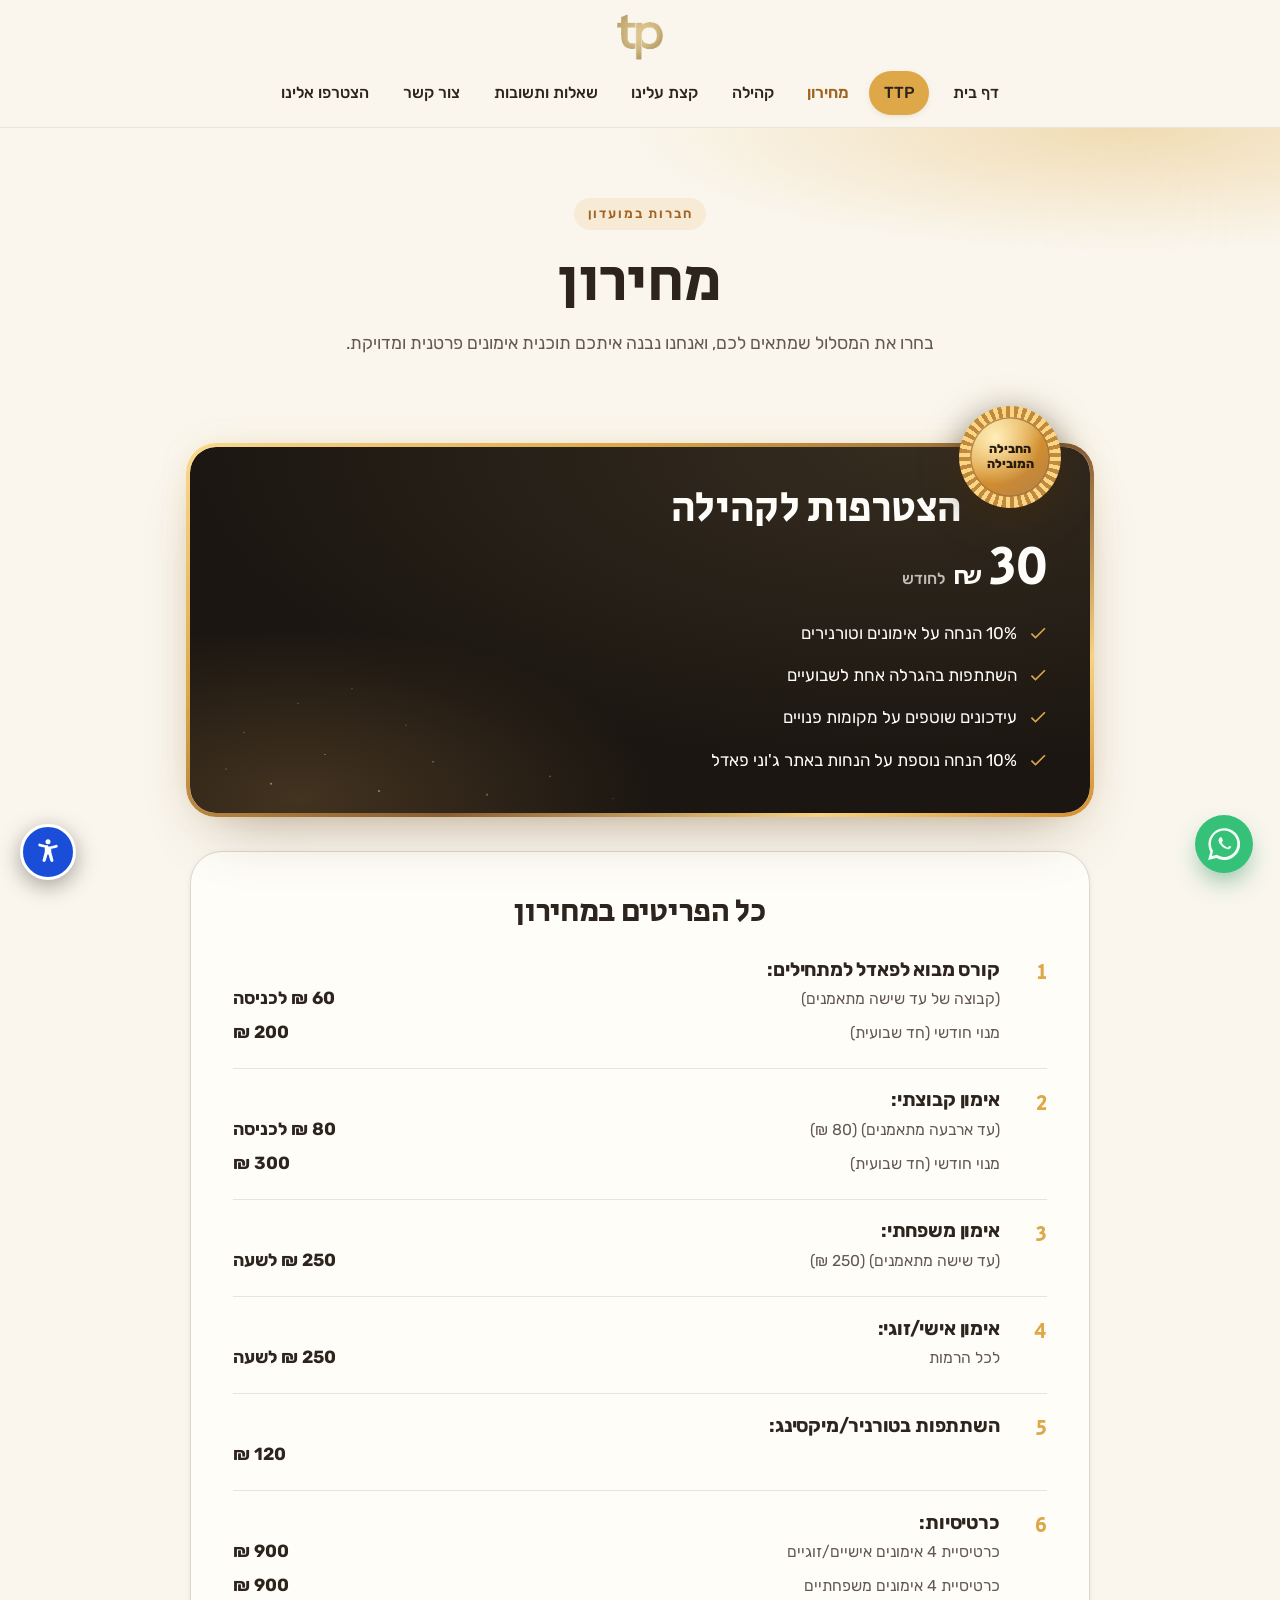
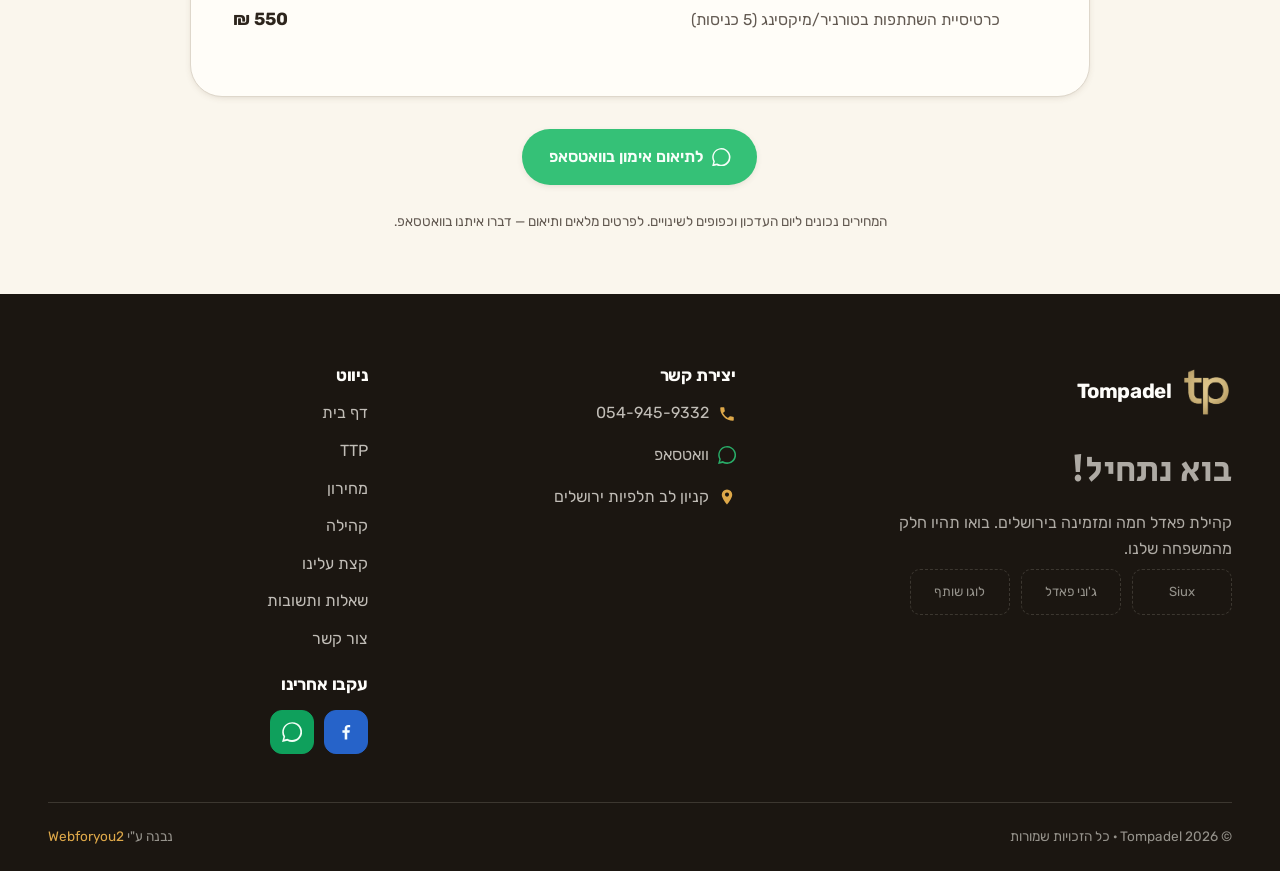
<file: pricing.html>
﻿<!DOCTYPE html>
<html lang="he" dir="rtl">
<head>
  <meta charset="UTF-8" />
  <meta name="viewport" content="width=device-width, initial-scale=1.0" />
  <title>מחירון | Tompadel — אימוני פאדל בירושלים</title>
  <meta name="description" content="מחירון Tompadel: הצטרפות לקהילה 30 ₪ לחודש, קורס מבוא למתחילים מ-60 ₪, אימון קבוצתי 80 ₪ לכניסה, אימון אישי/זוגי 250 ₪ לשעה וכרטיסיות. קהילת הפאדל של ירושלים, בהובלת תום בן חמו." />
  <meta name="theme-color" content="#d9a441" />
  <link rel="canonical" href="https://tom-padel.com/pricing.html" />

  <meta property="og:type" content="website" />
  <meta property="og:site_name" content="Tompadel" />
  <meta property="og:title" content="מחירון | Tompadel" />
  <meta property="og:description" content="הצטרפות לקהילה 30 ₪ לחודש · אימון קבוצתי 80 ₪ לכניסה · אימון אישי/זוגי 250 ₪ לשעה. הצטרפו לקהילת הפאדל של ירושלים, בהובלת תום בן חמו." />
  <meta property="og:url" content="https://tom-padel.com/pricing.html" />
  <meta property="og:locale" content="he_IL" />
  <meta property="og:image" content="https://tom-padel.com/assets/community-3.jpg" />
  <meta name="twitter:card" content="summary_large_image" />
  <meta name="twitter:image" content="https://tom-padel.com/assets/community-3.jpg" />

  <link rel="icon" href="favicon.svg" type="image/svg+xml" />
  <link rel="apple-touch-icon" href="assets/tp-logo-gold.png" />
  <link rel="preconnect" href="https://fonts.googleapis.com" />
  <link rel="preconnect" href="https://fonts.gstatic.com" crossorigin />
  <link href="https://fonts.googleapis.com/css2?family=Rubik:wght@400;500;600;700;800&family=Secular+One&display=swap" rel="stylesheet" />
  <link rel="stylesheet" href="styles.css" />
</head>
<body>
  <a class="skip" href="#main">דלגו לתוכן</a>

  <header class="nav" data-nav>
    <div class="nav__inner">
      <a class="brand" href="index.html" aria-label="Tompadel — דף הבית">
        <img class="brand__logo" src="assets/tp-logo-gold.png" alt="Tompadel" width="54" height="50" onerror="this.replaceWith(Object.assign(document.createElement('span'),{className:'brand__mark',textContent:'tp'}))" />
      </a>
      <nav class="nav__links" aria-label="ניווט ראשי">
        <a href="index.html">דף בית</a>
        <a class="btn nav__cta" href="ttp.html">TTP</a>
        <a href="pricing.html" class="is-active">מחירון</a>
        <a href="community.html">קהילה</a>
        <a href="about.html">קצת עלינו</a>
        <a href="faq.html">שאלות ותשובות</a>
        <a href="index.html#contact">צור קשר</a>
        <a href="https://api.whatsapp.com/send?phone=972549459332" target="_blank" rel="noopener">הצטרפו אלינו</a>
      </nav>
      <button class="nav__toggle" type="button" aria-label="פתיחת תפריט" aria-expanded="false"><span></span></button>
    </div>
  </header>

  <main id="main">
    <section class="pagehero">
      <div class="wrap pagehero__inner" data-reveal>
        <span class="eyebrow">חברות במועדון</span>
        <h1>מחירון</h1>
        <p>בחרו את המסלול שמתאים לכם, ואנחנו נבנה איתכם תוכנית אימונים פרטנית ומדויקת.</p>
      </div>
    </section>

    <section class="section" style="padding-top:0">
      <div class="wrap price-wrap">

        <!-- החבילה המובילה — הצטרפות לקהילה -->
        <article class="join-card" data-reveal>
          <span class="join-card__seal"><b>החבילה</b><i>המובילה</i></span>
          <h2 class="join-card__title">הצטרפות לקהילה</h2>
          <p class="join-card__amt">30 <small>₪</small> <span>לחודש</span></p>
          <ul class="join-card__list">
            <li><svg viewBox="0 0 24 24" fill="currentColor" aria-hidden="true"><path d="M9 16.2 4.8 12l-1.4 1.4L9 19 21 7l-1.4-1.4z"/></svg>10% הנחה על אימונים וטורנירים</li>
            <li><svg viewBox="0 0 24 24" fill="currentColor" aria-hidden="true"><path d="M9 16.2 4.8 12l-1.4 1.4L9 19 21 7l-1.4-1.4z"/></svg>השתתפות בהגרלה אחת לשבועיים</li>
            <li><svg viewBox="0 0 24 24" fill="currentColor" aria-hidden="true"><path d="M9 16.2 4.8 12l-1.4 1.4L9 19 21 7l-1.4-1.4z"/></svg>עידכונים שוטפים על מקומות פנויים</li>
            <li><svg viewBox="0 0 24 24" fill="currentColor" aria-hidden="true"><path d="M9 16.2 4.8 12l-1.4 1.4L9 19 21 7l-1.4-1.4z"/></svg>10% הנחה נוספת על הנחות באתר ג'וני פאדל</li>
          </ul>
        </article>

        <!-- כל הפריטים במחירון -->
        <div class="ratecard" data-reveal>
          <h2 class="ratecard__title">כל הפריטים במחירון</h2>

          <ol class="ratecard__list">
            <li class="rate">
              <span class="rate__num" aria-hidden="true">1</span>
              <div class="rate__body">
                <h3>קורס מבוא לפאדל למתחילים:</h3>
                <div class="rate__rows">
                  <div class="rate__row"><span class="rate__label">(קבוצה של עד שישה מתאמנים)</span><span class="rate__price">60 ₪ לכניסה</span></div>
                  <div class="rate__row"><span class="rate__label">מנוי חודשי (חד שבועית)</span><span class="rate__price">200 ₪</span></div>
                </div>
              </div>
            </li>

            <li class="rate">
              <span class="rate__num" aria-hidden="true">2</span>
              <div class="rate__body">
                <h3>אימון קבוצתי:</h3>
                <div class="rate__rows">
                  <div class="rate__row"><span class="rate__label">(עד ארבעה מתאמנים) (80 ₪)</span><span class="rate__price">80 ₪ לכניסה</span></div>
                  <div class="rate__row"><span class="rate__label">מנוי חודשי (חד שבועית)</span><span class="rate__price">300 ₪</span></div>
                </div>
              </div>
            </li>

            <li class="rate">
              <span class="rate__num" aria-hidden="true">3</span>
              <div class="rate__body">
                <h3>אימון משפחתי:</h3>
                <div class="rate__rows">
                  <div class="rate__row"><span class="rate__label">(עד שישה מתאמנים) (250 ₪)</span><span class="rate__price">250 ₪ לשעה</span></div>
                </div>
              </div>
            </li>

            <li class="rate">
              <span class="rate__num" aria-hidden="true">4</span>
              <div class="rate__body">
                <h3>אימון אישי/זוגי:</h3>
                <div class="rate__rows">
                  <div class="rate__row"><span class="rate__label">לכל הרמות</span><span class="rate__price">250 ₪ לשעה</span></div>
                </div>
              </div>
            </li>

            <li class="rate">
              <span class="rate__num" aria-hidden="true">5</span>
              <div class="rate__body">
                <h3>השתתפות בטורניר/מיקסינג:</h3>
                <div class="rate__rows">
                  <div class="rate__row"><span class="rate__label"></span><span class="rate__price">120 ₪</span></div>
                </div>
              </div>
            </li>

            <li class="rate">
              <span class="rate__num" aria-hidden="true">6</span>
              <div class="rate__body">
                <h3>כרטיסיות:</h3>
                <div class="rate__rows">
                  <div class="rate__row"><span class="rate__label">כרטיסיית 4 אימונים אישיים/זוגיים</span><span class="rate__price">900 ₪</span></div>
                  <div class="rate__row"><span class="rate__label">כרטיסיית 4 אימונים משפחתיים</span><span class="rate__price">900 ₪</span></div>
                  <div class="rate__row"><span class="rate__label">כרטיסיית השתתפות בטורניר/מיקסינג (5 כניסות)</span><span class="rate__price">550 ₪</span></div>
                </div>
              </div>
            </li>
          </ol>
        </div>

        <div class="center" style="margin-top:2rem">
          <a class="btn btn--wa" href="https://api.whatsapp.com/send?phone=972549459332" target="_blank" rel="noopener">
            <svg class="btn__ic" viewBox="0 0 24 24" fill="currentColor" aria-hidden="true"><path d="M.06 24l1.7-6.2A11.9 11.9 0 1 1 12 24a11.9 11.9 0 0 1-5.7-1.45L.06 24zM6.6 20.1l.37.22a9.9 9.9 0 1 0-3.4-3.4l.24.38-1 3.66 3.79-.86z"/></svg>
            לתיאום אימון בוואטסאפ
          </a>
        </div>

        <p class="center form-note" style="margin-top:1.6rem">המחירים נכונים ליום העדכון וכפופים לשינויים. לפרטים מלאים ותיאום — דברו איתנו בוואטסאפ.</p>
      </div>
    </section>
  </main>

  <footer class="footer">
    <div class="wrap footer__grid">
      <div class="footer__brand">
        <a class="brand" href="index.html" aria-label="Tompadel">
          <img class="brand__logo" src="assets/tp-logo-gold.png" alt="Tompadel" width="54" height="50" onerror="this.replaceWith(Object.assign(document.createElement('span'),{className:'brand__mark',textContent:'tp'}))" />
          <span class="brand__text">Tompadel</span>
        </a>
        <p class="footer__cta">בוא נתחיל!</p>
        <p>קהילת פאדל חמה ומזמינה בירושלים. בואו תהיו חלק מהמשפחה שלנו.</p>
        <div class="footer__partners" aria-label="שותפים">
          <span class="footer__partner">Siux</span>
          <span class="footer__partner">ג'וני פאדל</span>
          <span class="footer__partner">לוגו שותף</span>
        </div>
      </div>
      <div>
        <h4>יצירת קשר</h4>
        <ul class="footer__list">
          <li><a href="tel:0549459332"><svg viewBox="0 0 24 24" fill="currentColor" aria-hidden="true"><path d="M6.6 10.8a15.5 15.5 0 0 0 6.6 6.6l2.2-2.2a1 1 0 0 1 1-.24 11.4 11.4 0 0 0 3.6.58 1 1 0 0 1 1 1V20a1 1 0 0 1-1 1A17 17 0 0 1 3 4a1 1 0 0 1 1-1h3.5a1 1 0 0 1 1 1 11.4 11.4 0 0 0 .58 3.6 1 1 0 0 1-.24 1z"/></svg>054-945-9332</a></li>
          <li><a href="https://api.whatsapp.com/send?phone=972549459332" target="_blank" rel="noopener"><svg viewBox="0 0 24 24" fill="currentColor" aria-hidden="true"><path d="M.06 24l1.7-6.2A11.9 11.9 0 1 1 12 24a11.9 11.9 0 0 1-5.7-1.45L.06 24zM6.6 20.1l.37.22a9.9 9.9 0 1 0-3.4-3.4l.24.38-1 3.66 3.79-.86z"/></svg>וואטסאפ</a></li>
          <li><span><svg viewBox="0 0 24 24" fill="currentColor" aria-hidden="true"><path d="M12 2a7 7 0 0 0-7 7c0 5 7 13 7 13s7-8 7-13a7 7 0 0 0-7-7zm0 9.5A2.5 2.5 0 1 1 12 6a2.5 2.5 0 0 1 0 5.5z"/></svg>קניון לב תלפיות ירושלים</span></li>
        </ul>
      </div>
      <div>
        <h4>ניווט</h4>
        <ul class="footer__list">
          <li><a href="index.html">דף בית</a></li>
          <li><a href="ttp.html">TTP</a></li>
          <li><a href="pricing.html">מחירון</a></li>
          <li><a href="community.html">קהילה</a></li>
          <li><a href="about.html">קצת עלינו</a></li>
          <li><a href="faq.html">שאלות ותשובות</a></li>
          <li><a href="index.html#contact">צור קשר</a></li>
        </ul>
        <h4 style="margin-top:1.4rem">עקבו אחרינו</h4>
        <div class="footer__social">
          <a href="https://www.facebook.com/profile.php?id=61572959230133" target="_blank" rel="noopener" aria-label="פייסבוק"><svg viewBox="0 0 24 24" fill="currentColor" aria-hidden="true"><path d="M13.5 21v-8h2.7l.4-3.1h-3.1V7.9c0-.9.25-1.5 1.55-1.5H17V3.6c-.3-.04-1.3-.13-2.46-.13-2.43 0-4.1 1.48-4.1 4.2v2.34H7.7V13h2.74v8z"/></svg></a>
          <a href="https://api.whatsapp.com/send?phone=972549459332" target="_blank" rel="noopener" aria-label="וואטסאפ"><svg viewBox="0 0 24 24" fill="currentColor" aria-hidden="true"><path d="M.06 24l1.7-6.2A11.9 11.9 0 1 1 12 24a11.9 11.9 0 0 1-5.7-1.45L.06 24zM6.6 20.1l.37.22a9.9 9.9 0 1 0-3.4-3.4l.24.38-1 3.66 3.79-.86z"/></svg></a>
        </div>
      </div>
    </div>
    <div class="wrap footer__bar">
      <span>© <span data-year>2026</span> Tompadel · כל הזכויות שמורות</span>
      <span>נבנה ע"י <a href="https://webforyou2.netlify.app" target="_blank" rel="noopener">Webforyou2</a></span>
    </div>
  </footer>
  <!-- כפתור וואטסאפ צף -->
  <a class="wa-float" href="https://api.whatsapp.com/send?phone=972549459332" target="_blank" rel="noopener" aria-label="שלחו לנו הודעה בוואטסאפ">
    <svg viewBox="0 0 24 24" fill="currentColor" aria-hidden="true"><path d="M.06 24l1.7-6.2A11.9 11.9 0 1 1 12 24a11.9 11.9 0 0 1-5.7-1.45L.06 24zM6.6 20.1l.37.22a9.9 9.9 0 1 0-3.4-3.4l.24.38-1 3.66 3.79-.86zM17.9 14.3c-.24-.12-1.44-.71-1.66-.79s-.39-.12-.55.12-.63.79-.78.96-.29.18-.53.06a8.1 8.1 0 0 1-2.38-1.47 9 9 0 0 1-1.65-2.05c-.17-.3 0-.46.13-.6l.4-.46c.13-.16.17-.27.26-.45s.04-.34-.02-.46-.55-1.32-.75-1.81-.4-.41-.55-.42h-.47a.9.9 0 0 0-.65.3 2.73 2.73 0 0 0-.85 2.03 4.74 4.74 0 0 0 1 2.51 10.85 10.85 0 0 0 4.16 3.68c2.02.79 2.02.53 2.39.5a2.48 2.48 0 0 0 1.63-1.15 2 2 0 0 0 .14-1.15c-.06-.1-.22-.16-.46-.28z"/></svg>
  </a>


  <script src="script.js" defer></script>
  <script src="accessibility.js" defer></script>
</body>
</html>
</file>
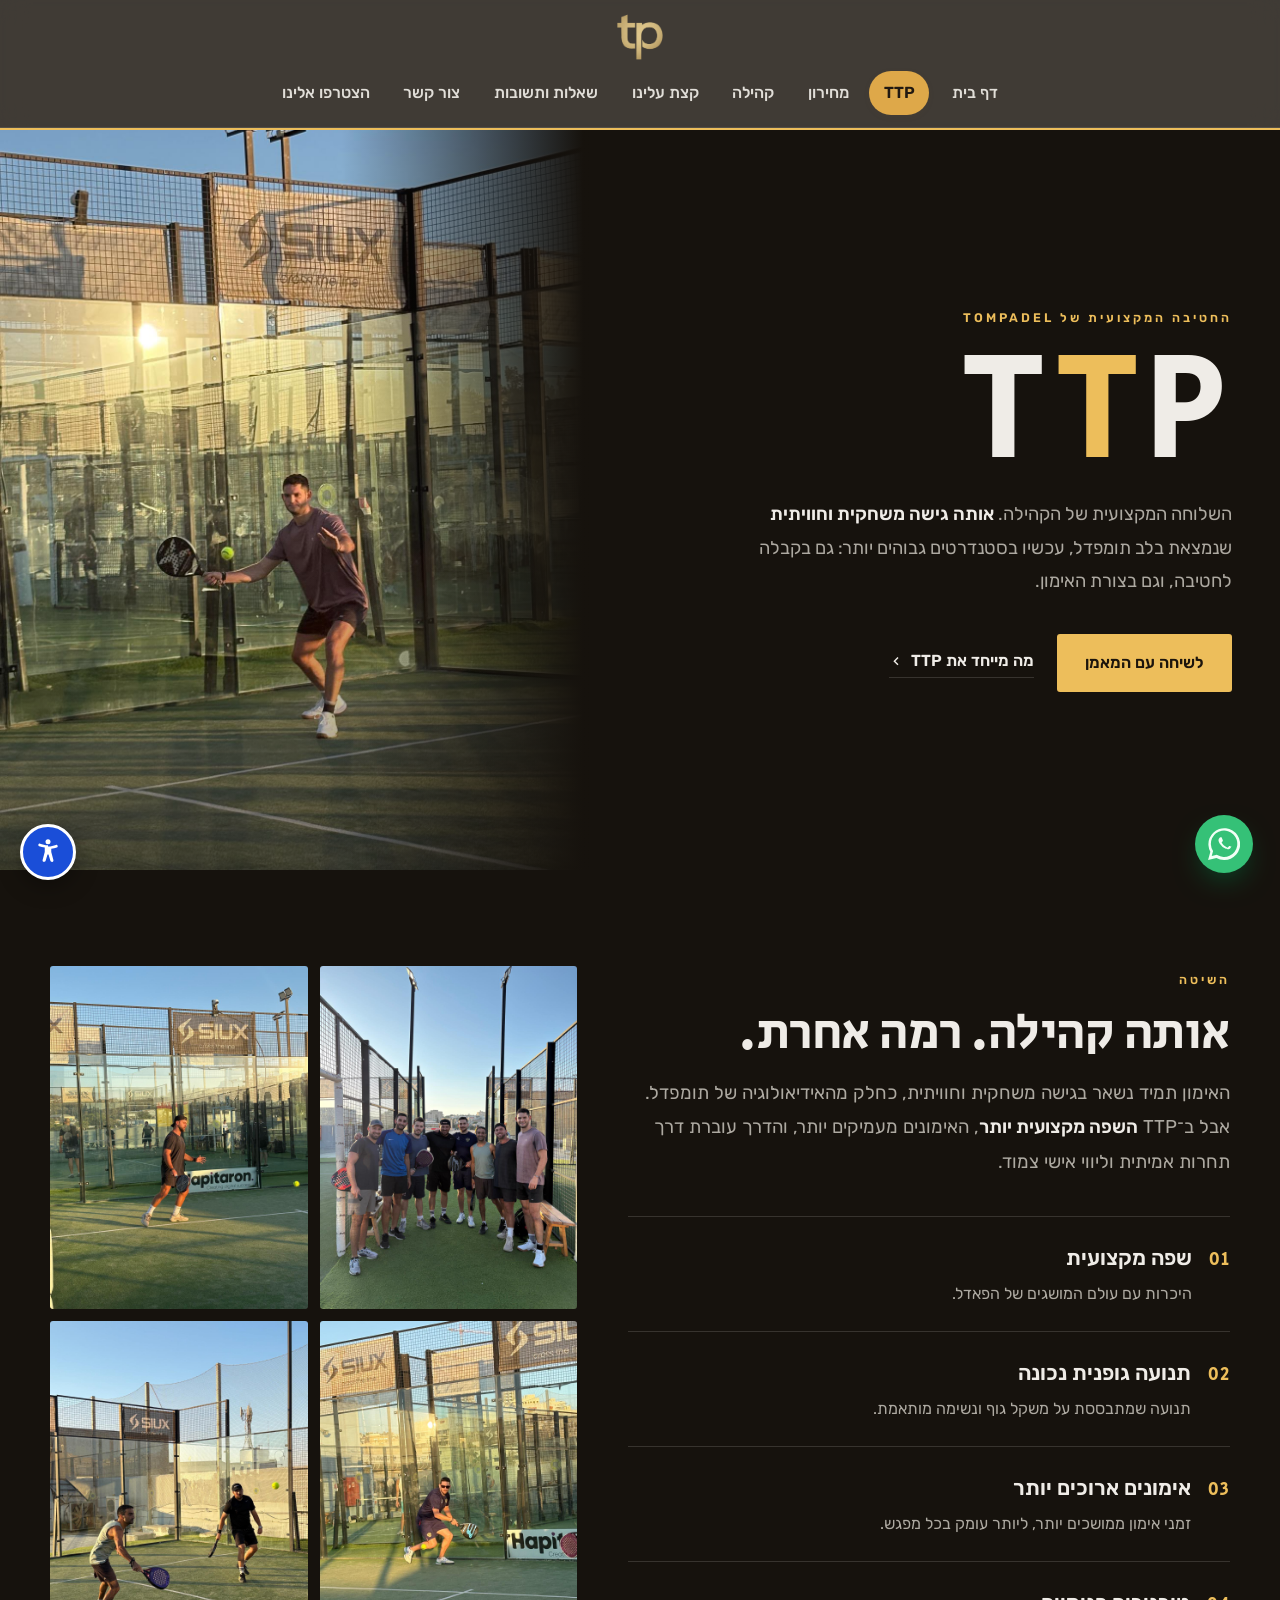
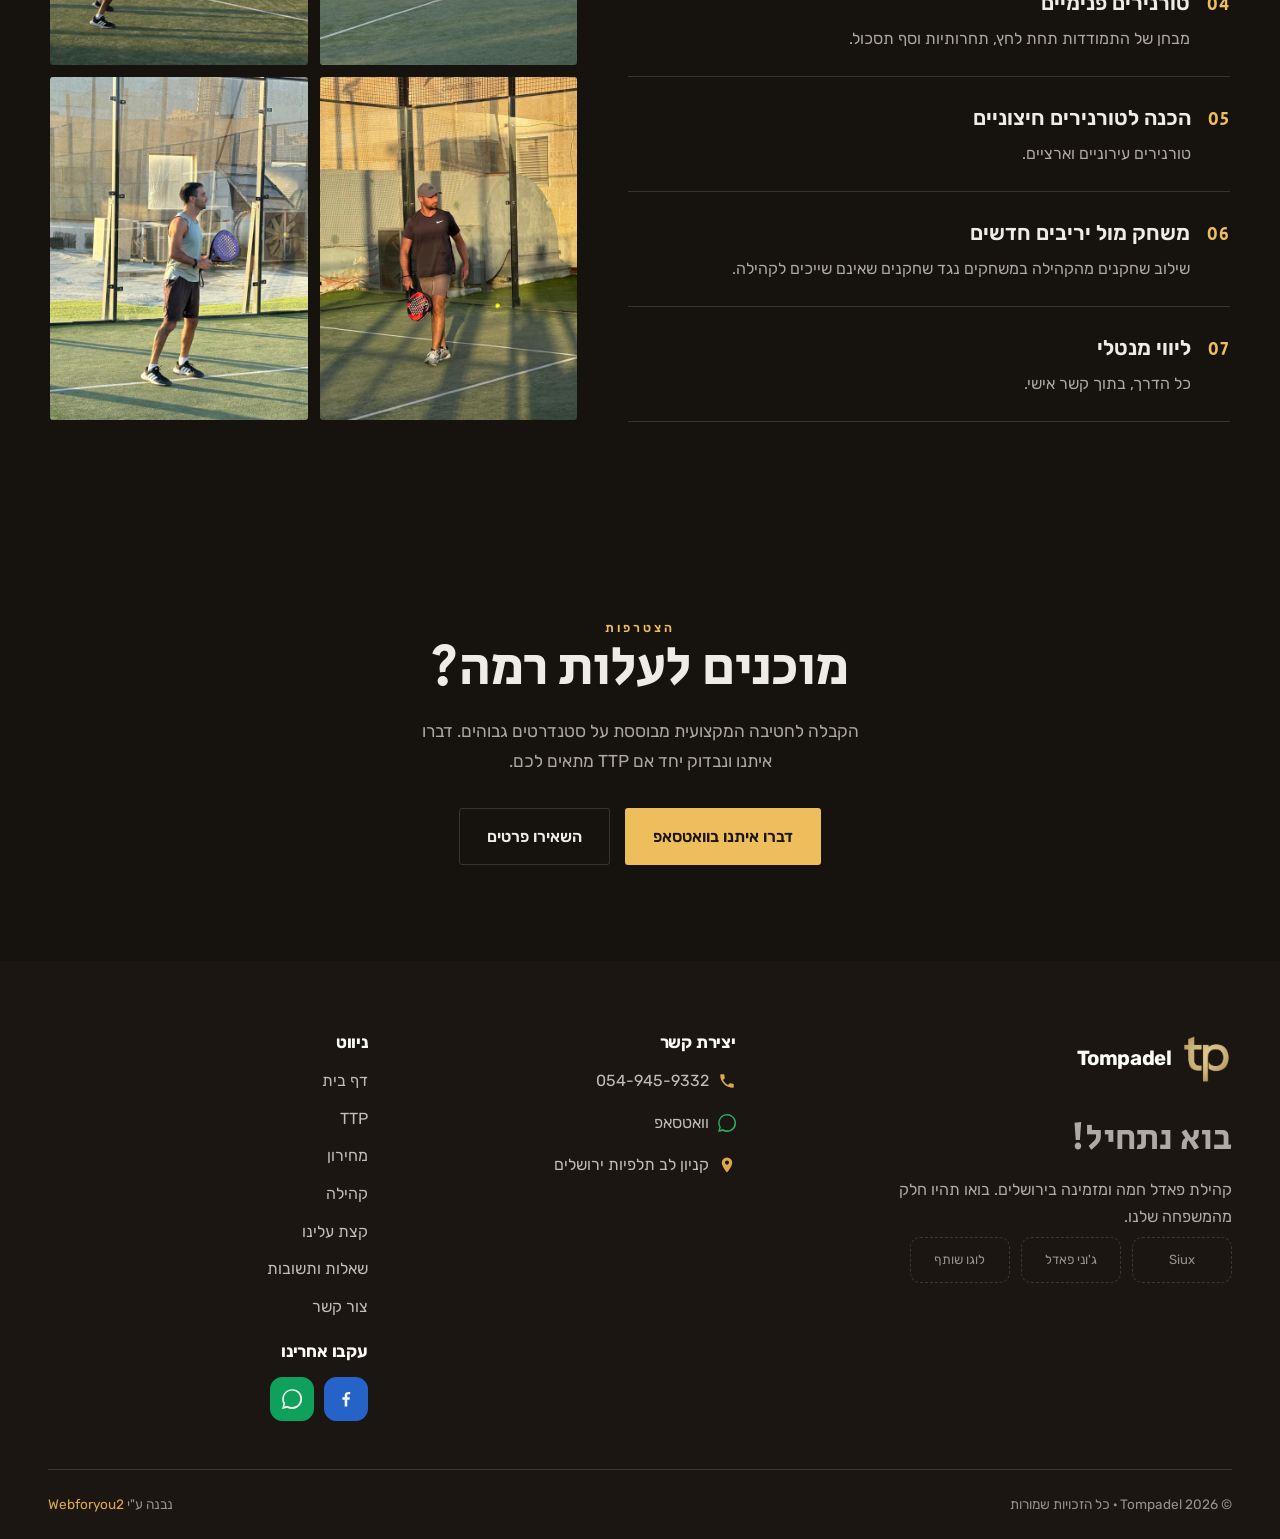
<file: ttp.html>
﻿<!DOCTYPE html>
<html lang="he" dir="rtl">
<head>
  <meta charset="UTF-8" />
  <meta name="viewport" content="width=device-width, initial-scale=1.0" />
  <title>TTP | החטיבה המקצועית של Tompadel — פאדל ירושלים</title>
  <meta name="description" content="TTP — החטיבה המקצועית של קהילת Tompadel בירושלים. אותה גישה משחקית וחוויתית, בסטנדרטים גבוהים יותר: שפה מקצועית, תנועה נכונה, אימונים ארוכים, טורנירים פנימיים וחיצוניים וליווי מנטלי אישי." />
  <meta name="theme-color" content="#1b1915" />
  <link rel="canonical" href="https://tom-padel.com/ttp.html" />

  <meta property="og:type" content="website" />
  <meta property="og:site_name" content="Tompadel" />
  <meta property="og:title" content="TTP | החטיבה המקצועית של Tompadel" />
  <meta property="og:description" content="השלוחה המקצועית של קהילת Tompadel. אותה גישה משחקית וחוויתית, בסטנדרטים גבוהים יותר." />
  <meta property="og:url" content="https://tom-padel.com/ttp.html" />
  <meta property="og:locale" content="he_IL" />
  <meta property="og:image" content="https://tom-padel.com/assets/ttp-6.jpg" />
  <meta name="twitter:card" content="summary_large_image" />
  <meta name="twitter:image" content="https://tom-padel.com/assets/ttp-6.jpg" />

  <link rel="icon" href="favicon.svg" type="image/svg+xml" />
  <link rel="apple-touch-icon" href="assets/tp-logo-gold.png" />
  <link rel="preconnect" href="https://fonts.googleapis.com" />
  <link rel="preconnect" href="https://fonts.gstatic.com" crossorigin />
  <link href="https://fonts.googleapis.com/css2?family=Rubik:wght@400;500;600;700;800&family=Secular+One&display=swap" rel="stylesheet" />
  <link rel="stylesheet" href="styles.css" />
</head>
<body>
  <a class="skip" href="#main">דלגו לתוכן</a>

  <header class="nav nav--dark" data-nav>
    <div class="nav__inner">
      <a class="brand" href="index.html" aria-label="Tompadel — דף הבית">
        <img class="brand__logo" src="assets/tp-logo-gold.png" alt="Tompadel" width="54" height="50" onerror="this.replaceWith(Object.assign(document.createElement('span'),{className:'brand__mark',textContent:'tp'}))" />
      </a>
      <nav class="nav__links" aria-label="ניווט ראשי">
        <a href="index.html">דף בית</a>
        <a class="btn nav__cta is-active" href="ttp.html">TTP</a>
        <a href="pricing.html">מחירון</a>
        <a href="community.html">קהילה</a>
        <a href="about.html">קצת עלינו</a>
        <a href="faq.html">שאלות ותשובות</a>
        <a href="index.html#contact">צור קשר</a>
        <a href="https://api.whatsapp.com/send?phone=972549459332" target="_blank" rel="noopener">הצטרפו אלינו</a>
      </nav>
      <button class="nav__toggle" type="button" aria-label="פתיחת תפריט" aria-expanded="false"><span></span></button>
    </div>
  </header>

  <main id="main" class="ttp-main">
    <!-- ==================================================== HERO -->
    <section class="ttp-hero" aria-label="TTP — החטיבה המקצועית של Tompadel">
      <div class="ttp-hero__text">
        <span class="ttp-kicker">החטיבה המקצועית של Tompadel</span>
        <h1 class="ttp-hero__mark">T<i>T</i>P</h1>
        <p class="ttp-hero__lead">
          השלוחה המקצועית של הקהילה. <b>אותה גישה משחקית וחוויתית</b> שנמצאת בלב תומפדל, עכשיו בסטנדרטים גבוהים יותר: גם בקבלה לחטיבה, וגם בצורת האימון.
        </p>
        <div class="ttp-hero__cta">
          <a class="ttp-btn ttp-btn--gold" href="https://api.whatsapp.com/send?phone=972549459332" target="_blank" rel="noopener">לשיחה עם המאמן</a>
          <a class="ttp-link" href="#method">
            מה מייחד את TTP
            <svg viewBox="0 0 24 24" fill="none" stroke="currentColor" stroke-width="2.4" aria-hidden="true"><path d="M15 6l-6 6 6 6"/></svg>
          </a>
        </div>
      </div>
      <div class="ttp-hero__media" aria-hidden="true">
        <img src="assets/ttp-8.jpg" alt="" loading="eager" />
      </div>
    </section>

    <!-- ==================================================== METHOD + SHOTS -->
    <section class="ttp-section" id="method">
      <div class="ttp-wrap">
        <div class="ttp-method-layout">
          <div class="ttp-method-copy" data-reveal>
            <div class="ttp-head">
              <span class="ttp-kicker">השיטה</span>
              <h2>אותה קהילה. רמה אחרת.</h2>
              <p>
                האימון תמיד נשאר בגישה משחקית וחוויתית, כחלק מהאידיאולוגיה של תומפדל. אבל ב־TTP <b>השפה מקצועית יותר</b>, האימונים מעמיקים יותר, והדרך עוברת דרך תחרות אמיתית וליווי אישי צמוד.
              </p>
            </div>

            <div class="ttp-method">
              <div class="ttp-method__row">
                <span class="ttp-method__n">01</span>
                <span class="ttp-method__t">שפה מקצועית</span>
                <span class="ttp-method__d">היכרות עם עולם המושגים של הפאדל.</span>
              </div>
              <div class="ttp-method__row">
                <span class="ttp-method__n">02</span>
                <span class="ttp-method__t">תנועה גופנית נכונה</span>
                <span class="ttp-method__d">תנועה שמתבססת על משקל גוף ונשימה מותאמת.</span>
              </div>
              <div class="ttp-method__row">
                <span class="ttp-method__n">03</span>
                <span class="ttp-method__t">אימונים ארוכים יותר</span>
                <span class="ttp-method__d">זמני אימון ממושכים יותר, ליותר עומק בכל מפגש.</span>
              </div>
              <div class="ttp-method__row">
                <span class="ttp-method__n">04</span>
                <span class="ttp-method__t">טורנירים פנימיים</span>
                <span class="ttp-method__d">מבחן של התמודדות תחת לחץ, תחרותיות וסף תסכול.</span>
              </div>
              <div class="ttp-method__row">
                <span class="ttp-method__n">05</span>
                <span class="ttp-method__t">הכנה לטורנירים חיצוניים</span>
                <span class="ttp-method__d">טורנירים עירוניים וארציים.</span>
              </div>
              <div class="ttp-method__row">
                <span class="ttp-method__n">06</span>
                <span class="ttp-method__t">משחק מול יריבים חדשים</span>
                <span class="ttp-method__d">שילוב שחקנים מהקהילה במשחקים נגד שחקנים שאינם שייכים לקהילה.</span>
              </div>
              <div class="ttp-method__row">
                <span class="ttp-method__n">07</span>
                <span class="ttp-method__t">ליווי מנטלי</span>
                <span class="ttp-method__d">כל הדרך, בתוך קשר אישי.</span>
              </div>
            </div>
          </div>

          <div class="ttp-shots" data-reveal data-reveal-delay="1" aria-label="תמונות מהמגרש">
            <figure><img src="assets/ttp-1.jpg" alt="חברי החטיבה המקצועית של TTP" loading="lazy" /></figure>
            <figure><img src="assets/ttp-2.jpg" alt="אימון פאדל תחרותי ב-TTP" loading="lazy" /></figure>
            <figure><img src="assets/ttp-3.jpg" alt="שחקן TTP בתנועה על המגרש" loading="lazy" /></figure>
            <figure><img src="assets/ttp-4.jpg" alt="אקשן פאדל באימון TTP" loading="lazy" /></figure>
            <figure><img src="assets/ttp-5.jpg" alt="שחקן TTP עם מחבט על המגרש" loading="lazy" /></figure>
            <figure><img src="assets/ttp-7.jpg" alt="אימון תחרותי במגרש הפאדל" loading="lazy" /></figure>
          </div>
        </div>
      </div>
    </section>

    <!-- ==================================================== CLOSING CTA -->
    <section class="ttp-section ttp-cta">
      <div class="ttp-wrap" data-reveal>
        <span class="ttp-kicker" style="justify-content:center">הצטרפות</span>
        <h2>מוכנים לעלות רמה?</h2>
        <p>הקבלה לחטיבה המקצועית מבוססת על סטנדרטים גבוהים. דברו איתנו ונבדוק יחד אם TTP מתאים לכם.</p>
        <div class="ttp-cta__row">
          <a class="ttp-btn ttp-btn--gold" href="https://api.whatsapp.com/send?phone=972549459332" target="_blank" rel="noopener">דברו איתנו בוואטסאפ</a>
          <a class="ttp-btn ttp-btn--line" href="index.html#contact">השאירו פרטים</a>
        </div>
      </div>
    </section>
  </main>

  <footer class="footer">
    <div class="wrap footer__grid">
      <div class="footer__brand">
        <a class="brand" href="index.html" aria-label="Tompadel">
          <img class="brand__logo" src="assets/tp-logo-gold.png" alt="Tompadel" width="54" height="50" onerror="this.replaceWith(Object.assign(document.createElement('span'),{className:'brand__mark',textContent:'tp'}))" />
          <span class="brand__text">Tompadel</span>
        </a>
        <p class="footer__cta">בוא נתחיל!</p>
        <p>קהילת פאדל חמה ומזמינה בירושלים. בואו תהיו חלק מהמשפחה שלנו.</p>
        <div class="footer__partners" aria-label="שותפים">
          <span class="footer__partner">Siux</span>
          <span class="footer__partner">ג'וני פאדל</span>
          <span class="footer__partner">לוגו שותף</span>
        </div>
      </div>
      <div>
        <h4>יצירת קשר</h4>
        <ul class="footer__list">
          <li><a href="tel:0549459332"><svg viewBox="0 0 24 24" fill="currentColor" aria-hidden="true"><path d="M6.6 10.8a15.5 15.5 0 0 0 6.6 6.6l2.2-2.2a1 1 0 0 1 1-.24 11.4 11.4 0 0 0 3.6.58 1 1 0 0 1 1 1V20a1 1 0 0 1-1 1A17 17 0 0 1 3 4a1 1 0 0 1 1-1h3.5a1 1 0 0 1 1 1 11.4 11.4 0 0 0 .58 3.6 1 1 0 0 1-.24 1z"/></svg>054-945-9332</a></li>
          <li><a href="https://api.whatsapp.com/send?phone=972549459332" target="_blank" rel="noopener"><svg viewBox="0 0 24 24" fill="currentColor" aria-hidden="true"><path d="M.06 24l1.7-6.2A11.9 11.9 0 1 1 12 24a11.9 11.9 0 0 1-5.7-1.45L.06 24zM6.6 20.1l.37.22a9.9 9.9 0 1 0-3.4-3.4l.24.38-1 3.66 3.79-.86z"/></svg>וואטסאפ</a></li>
          <li><span><svg viewBox="0 0 24 24" fill="currentColor" aria-hidden="true"><path d="M12 2a7 7 0 0 0-7 7c0 5 7 13 7 13s7-8 7-13a7 7 0 0 0-7-7zm0 9.5A2.5 2.5 0 1 1 12 6a2.5 2.5 0 0 1 0 5.5z"/></svg>קניון לב תלפיות ירושלים</span></li>
        </ul>
      </div>
      <div>
        <h4>ניווט</h4>
        <ul class="footer__list">
          <li><a href="index.html">דף בית</a></li>
          <li><a href="ttp.html">TTP</a></li>
          <li><a href="pricing.html">מחירון</a></li>
          <li><a href="community.html">קהילה</a></li>
          <li><a href="about.html">קצת עלינו</a></li>
          <li><a href="faq.html">שאלות ותשובות</a></li>
          <li><a href="index.html#contact">צור קשר</a></li>
        </ul>
        <h4 style="margin-top:1.4rem">עקבו אחרינו</h4>
        <div class="footer__social">
          <a href="https://www.facebook.com/profile.php?id=61572959230133" target="_blank" rel="noopener" aria-label="פייסבוק"><svg viewBox="0 0 24 24" fill="currentColor" aria-hidden="true"><path d="M13.5 21v-8h2.7l.4-3.1h-3.1V7.9c0-.9.25-1.5 1.55-1.5H17V3.6c-.3-.04-1.3-.13-2.46-.13-2.43 0-4.1 1.48-4.1 4.2v2.34H7.7V13h2.74v8z"/></svg></a>
          <a href="https://api.whatsapp.com/send?phone=972549459332" target="_blank" rel="noopener" aria-label="וואטסאפ"><svg viewBox="0 0 24 24" fill="currentColor" aria-hidden="true"><path d="M.06 24l1.7-6.2A11.9 11.9 0 1 1 12 24a11.9 11.9 0 0 1-5.7-1.45L.06 24zM6.6 20.1l.37.22a9.9 9.9 0 1 0-3.4-3.4l.24.38-1 3.66 3.79-.86z"/></svg></a>
        </div>
      </div>
    </div>
    <div class="wrap footer__bar">
      <span>© <span data-year>2026</span> Tompadel · כל הזכויות שמורות</span>
      <span>נבנה ע"י <a href="https://webforyou2.netlify.app" target="_blank" rel="noopener">Webforyou2</a></span>
    </div>
  </footer>

  <!-- כפתור וואטסאפ צף -->
  <a class="wa-float" href="https://api.whatsapp.com/send?phone=972549459332" target="_blank" rel="noopener" aria-label="שלחו לנו הודעה בוואטסאפ">
    <svg viewBox="0 0 24 24" fill="currentColor" aria-hidden="true"><path d="M.06 24l1.7-6.2A11.9 11.9 0 1 1 12 24a11.9 11.9 0 0 1-5.7-1.45L.06 24zM6.6 20.1l.37.22a9.9 9.9 0 1 0-3.4-3.4l.24.38-1 3.66 3.79-.86zM17.9 14.3c-.24-.12-1.44-.71-1.66-.79s-.39-.12-.55.12-.63.79-.78.96-.29.18-.53.06a8.1 8.1 0 0 1-2.38-1.47 9 9 0 0 1-1.65-2.05c-.17-.3 0-.46.13-.6l.4-.46c.13-.16.17-.27.26-.45s.04-.34-.02-.46-.55-1.32-.75-1.81-.4-.41-.55-.42h-.47a.9.9 0 0 0-.65.3 2.73 2.73 0 0 0-.85 2.03 4.74 4.74 0 0 0 1 2.51 10.85 10.85 0 0 0 4.16 3.68c2.02.79 2.02.53 2.39.5a2.48 2.48 0 0 0 1.63-1.15 2 2 0 0 0 .14-1.15c-.06-.1-.22-.16-.46-.28z"/></svg>
  </a>

  <script src="script.js" defer></script>
  <script src="accessibility.js" defer></script>
</body>
</html>
</file>
<file: styles.css>
/* ==========================================================================
   Tompadel — טומפדל | מועדון פאדל
   Shared stylesheet. Warm gold / cream / dark. Hebrew RTL. Mobile-first.
   ========================================================================== */

:root {
  /* Palette — warm gold / mustard-brown, cream, dark footer (OKLCH) */
  --cream:     oklch(0.974 0.013 85);
  --cream-2:   oklch(0.949 0.020 82);
  --card:      oklch(0.995 0.007 88);
  --gold:      oklch(0.765 0.128 79);
  --gold-2:    oklch(0.700 0.135 71);
  --gold-deep: oklch(0.560 0.110 63);
  --ink:       oklch(0.270 0.018 66);
  --ink-soft:  oklch(0.470 0.017 66);
  --line:      oklch(0.882 0.018 80);
  --line-soft: oklch(0.922 0.014 82);
  --dark:      oklch(0.205 0.012 74);
  --dark-2:    oklch(0.262 0.014 74);
  --dark-line: oklch(0.340 0.014 74);
  --white:     oklch(0.995 0.004 90);

  --shadow-sm: 0 2px 8px -4px oklch(0.40 0.05 70 / 0.30);
  --shadow:    0 14px 34px -18px oklch(0.42 0.06 66 / 0.40);
  --shadow-lg: 0 30px 60px -26px oklch(0.40 0.06 66 / 0.45);

  --font-body:    "Rubik", system-ui, -apple-system, "Segoe UI", sans-serif;
  --font-display: "Secular One", "Rubik", system-ui, sans-serif;

  --r-sm: 10px;
  --r:    16px;
  --r-lg: 24px;
  --r-xl: 32px;

  --wrap: 1200px;
  --gutter: clamp(1.15rem, 4vw, 3rem);

  --ease: cubic-bezier(0.22, 1, 0.36, 1);           /* ease-out-quint-ish */
  --ease-soft: cubic-bezier(0.16, 1, 0.3, 1);
}

/* ------------------------------------------------------------------ reset */
*, *::before, *::after { box-sizing: border-box; }
* { margin: 0; }

html {
  scroll-behavior: smooth;
  scroll-padding-top: 116px;
  -webkit-text-size-adjust: 100%;
}

body {
  font-family: var(--font-body);
  color: var(--ink);
  background: var(--cream);
  line-height: 1.65;
  font-weight: 400;
  -webkit-font-smoothing: antialiased;
  text-rendering: optimizeLegibility;
  overflow-x: hidden;
}

img, picture, svg { display: block; max-width: 100%; }
a { color: inherit; text-decoration: none; }
button { font: inherit; color: inherit; cursor: pointer; }
ul { list-style: none; padding: 0; }
:focus-visible { outline: 3px solid var(--gold-2); outline-offset: 3px; border-radius: 6px; }

@media (prefers-reduced-motion: reduce) {
  html { scroll-behavior: auto; }
  *, *::before, *::after {
    animation-duration: 0.001ms !important;
    transition-duration: 0.001ms !important;
    scroll-behavior: auto !important;
  }
}

/* --------------------------------------------------------------- typography */
h1, h2, h3, h4 { line-height: 1.12; font-weight: 700; letter-spacing: -0.01em; }

.display { font-family: var(--font-display); font-weight: 400; letter-spacing: 0; }

.eyebrow {
  display: inline-block;
  font-weight: 600;
  font-size: 0.82rem;
  letter-spacing: 0.14em;
  color: var(--gold-deep);
  background: oklch(0.765 0.128 79 / 0.14);
  padding: 0.4em 1em;
  border-radius: 999px;
  margin-bottom: 1.1rem;
}

.section-head { max-width: 46rem; margin-inline: auto; text-align: center; margin-bottom: clamp(1.3rem, 3.2vw, 2.2rem); }
.section-head h2 {
  font-family: var(--font-display);
  font-weight: 400;
  font-size: clamp(1.95rem, 5.2vw, 3.1rem);
}
.section-head p { color: var(--ink-soft); font-size: 1.05rem; margin-top: 0.7rem; }

/* ------------------------------------------------------------------ layout */
.wrap { width: min(var(--wrap), 100% - (var(--gutter) * 2)); margin-inline: auto; }
.section { padding-block: clamp(2.1rem, 5vw, 3.8rem); }
.section--tint { background: var(--cream-2); }

/* ------------------------------------------------------------------ buttons */
.btn {
  --btn-bg: var(--gold);
  --btn-fg: oklch(0.22 0.02 66);
  display: inline-flex; align-items: center; gap: 0.55em;
  font-weight: 600; font-size: 1rem;
  padding: 0.85em 1.6em;
  border: 1px solid transparent;
  border-radius: 999px;
  background: var(--btn-bg); color: var(--btn-fg);
  box-shadow: var(--shadow-sm);
  transition: transform 0.4s var(--ease), box-shadow 0.4s var(--ease), background 0.25s ease;
  will-change: transform;
}
.btn:hover { transform: translateY(-3px); box-shadow: var(--shadow); background: var(--gold-2); }
.btn:active { transform: translateY(-1px); }
.btn--ghost {
  --btn-bg: transparent; --btn-fg: var(--ink);
  border-color: var(--line); box-shadow: none;
}
.btn--ghost:hover { background: oklch(0.765 0.128 79 / 0.12); border-color: var(--gold); }
.btn--wa { --btn-bg: oklch(0.72 0.16 155); --btn-fg: oklch(0.99 0.01 155); }
.btn--wa:hover { --btn-bg: oklch(0.66 0.16 155); }
.btn--dark { --btn-bg: var(--dark); --btn-fg: var(--white); }
.btn--lg { padding: 1em 1.9em; font-size: 1.08rem; }
.btn__ic { width: 1.15em; height: 1.15em; }

/* ------------------------------------------------------------------ navbar */
.nav {
  position: sticky; top: 0; z-index: 60;
  background: oklch(0.974 0.013 85 / 0.82);
  backdrop-filter: saturate(1.2) blur(14px);
  -webkit-backdrop-filter: saturate(1.2) blur(14px);
  border-bottom: 1px solid var(--line-soft);
  transition: box-shadow 0.3s ease, background 0.3s ease;
}
.nav.is-stuck { box-shadow: 0 8px 24px -18px oklch(0.4 0.05 66 / 0.5); }
.nav__inner {
  width: min(var(--wrap), 100% - (var(--gutter) * 2));
  margin-inline: auto;
  display: flex; flex-direction: column; align-items: center; justify-content: center;
  gap: 0.5rem; padding-block: 0.7rem;
}
.brand { display: inline-flex; align-items: center; gap: 0.6rem; font-weight: 700; }
.brand__logo {
  height: 52px; width: auto; display: block;
  transition: transform 0.4s var(--ease);
}
.brand:hover .brand__logo { transform: scale(1.06) rotate(-3deg); }
.brand:active .brand__logo { transform: scale(0.97); }
.brand__mark {
  display: grid; place-items: center;
  width: 50px; height: 50px; border-radius: 14px;
  background: var(--gold); color: var(--dark);
  font-family: var(--font-display); font-size: 1.6rem; line-height: 1;
  transition: transform 0.4s var(--ease);
}
.brand:hover .brand__mark { transform: scale(1.06) rotate(-3deg); }
.brand:active .brand__mark { transform: scale(0.97); }
.brand__text { font-size: 1.28rem; letter-spacing: -0.02em; }
.brand__text span { color: var(--gold-deep); }

/* navbar identical on mobile & desktop: logo on top, menu wrapped & centered below */
.nav__links { display: flex; flex-wrap: wrap; align-items: center; justify-content: center; gap: 0.3rem 0.4rem; }
.nav__links a {
  padding: 0.5em 0.85em; border-radius: 999px;
  font-weight: 500; color: var(--ink); white-space: nowrap;
  transition: background 0.25s ease, color 0.25s ease;
}
.nav__links a:hover { background: oklch(0.765 0.128 79 / 0.16); color: var(--gold-deep); }
.nav__links a.is-active { color: var(--gold-deep); font-weight: 600; }
.nav__cta { margin-inline-start: 0.2rem; }
.nav__toggle { display: none; }

/* narrow screens: shrink so the full menu still fits (same layout, just smaller) */
@media (max-width: 560px) {
  .nav__links { gap: 0.2rem 0.28rem; }
  .nav__links a { padding: 0.38em 0.62em; font-size: 0.82rem; }
  .nav__cta { font-size: 0.82rem; padding: 0.5em 0.9em; }
  .brand__logo { height: 44px; }
}

/* ------------------------------------------------------- image placeholders */
/* Real files (assets/hero-*.jpg …) sit on top; until they exist the warm
   placeholder shows through. Client just drops files with these names in. */
.ph {
  position: relative; overflow: hidden;
  background:
    radial-gradient(120% 120% at 20% 10%, oklch(0.80 0.10 82 / 0.55), transparent 60%),
    linear-gradient(135deg, var(--cream-2), oklch(0.88 0.06 78));
  isolation: isolate;
}
.ph::after {
  content: "🎾 " attr(data-label);
  position: absolute; inset: 0; z-index: 1;
  display: grid; place-content: center; text-align: center;
  padding: 1rem;
  font-weight: 600; font-size: 0.9rem; letter-spacing: 0.02em;
  color: oklch(0.45 0.06 66 / 0.75);
}
.ph img {
  position: relative; z-index: 2;
  width: 100%; height: 100%; object-fit: cover; display: block;
}
.ph img:not([src]), .ph img[src=""] { display: none; }

/* ------------------------------------------------------------------ hero (full-width banner) */
.hero {
  position: relative; overflow: hidden;
  min-height: clamp(160px, 23vw, 290px);
  display: grid; place-items: center;
  border-block: 3px solid var(--gold);
  background: var(--dark);
}
.hero__bg { position: absolute; inset: 0; z-index: 0; display: flex; gap: 3px; background: var(--gold); }
.hero__bg img { flex: 1 1 0; min-width: 0; height: 100%; object-fit: cover; }
.hero__overlay {
  position: absolute; inset: 0; z-index: 1;
  background:
    linear-gradient(180deg, oklch(0.16 0.02 70 / 0.22) 0%, transparent 30% 70%, oklch(0.15 0.02 70 / 0.22) 100%),
    radial-gradient(120% 100% at 50% 50%, transparent 60%, oklch(0.14 0.02 70 / 0.25) 100%);
}
.hero__content {
  position: relative; z-index: 2;
  width: min(var(--wrap), 100% - (var(--gutter) * 2));
  text-align: center; padding-block: clamp(2rem, 6vw, 4rem);
}
.hero__title {
  font-family: var(--font-display); font-weight: 400;
  color: var(--white);
  font-size: clamp(1.7rem, 4.6vw, 3.2rem);
  line-height: 1.12; letter-spacing: -0.01em;
  text-shadow: 0 4px 24px oklch(0.12 0.02 70 / 0.6), 0 2px 6px oklch(0.12 0.02 70 / 0.5);
  max-width: 20ch; margin-inline: auto;
}

/* ------------------------------------------------------------- contact form */
.contact { position: relative; }
.contact__grid {
  display: grid; gap: clamp(1rem, 2.5vw, 1.8rem);
  grid-template-columns: 1fr;
  max-width: 940px; margin-inline: auto;
}
@media (min-width: 860px) { .contact__grid { grid-template-columns: 1.2fr 0.85fr; } }

.form-card {
  background: var(--card); border: 1px solid var(--line);
  border-radius: var(--r-lg); padding: clamp(1.1rem, 3vw, 1.7rem);
  box-shadow: var(--shadow);
}
.form-card h2 { font-family: var(--font-display); font-weight: 400; font-size: clamp(1.35rem, 3.2vw, 1.8rem); }
.form-card > p { color: var(--ink-soft); font-size: 0.92rem; margin-top: 0.3rem; margin-bottom: 1rem; }
.field { margin-bottom: 0.8rem; }
.field label { display: block; font-weight: 600; font-size: 0.88rem; margin-bottom: 0.35rem; }
.field input, .field textarea {
  width: 100%; font: inherit; color: var(--ink);
  background: var(--cream); border: 1.5px solid var(--line);
  border-radius: var(--r-sm); padding: 0.6em 0.9em;
  transition: border-color 0.25s ease, box-shadow 0.25s ease, background 0.25s ease;
}
.field textarea { min-height: 82px; resize: vertical; }
.field input:focus, .field textarea:focus {
  outline: none; border-color: var(--gold);
  background: var(--card);
  box-shadow: 0 0 0 4px oklch(0.765 0.128 79 / 0.2);
}
.field input:user-invalid, .field textarea:user-invalid { border-color: oklch(0.6 0.17 25); }
.field .err { display: none; color: oklch(0.55 0.17 25); font-size: 0.82rem; margin-top: 0.35rem; }
.field.invalid .err { display: block; }
.field.invalid input, .field.invalid textarea { border-color: oklch(0.6 0.17 25); }
.form-note { font-size: 0.85rem; color: var(--ink-soft); margin-top: 0.4rem; }
.form-status { margin-top: 1rem; font-weight: 600; min-height: 1.4em; }
.form-status.ok { color: oklch(0.55 0.14 155); }

.contact__aside { display: flex; flex-direction: column; gap: 0.6rem; }
.info-card {
  display: flex; align-items: center; gap: 0.8rem;
  background: var(--card); border: 1px solid var(--line);
  border-radius: var(--r); padding: 0.7rem 0.9rem;
  transition: transform 0.4s var(--ease), box-shadow 0.4s var(--ease), border-color 0.25s ease;
}
a.info-card:hover { transform: translateY(-3px); box-shadow: var(--shadow-sm); border-color: var(--gold); }
.info-card__ic {
  flex: none; display: grid; place-items: center;
  width: 40px; height: 40px; border-radius: 11px;
  background: oklch(0.765 0.128 79 / 0.18); color: var(--gold-deep);
}
.info-card__ic svg { width: 20px; height: 20px; }
.info-card b { display: block; font-size: 0.92rem; }
.info-card span { font-size: 0.85rem; color: var(--ink-soft); }

/* --------------------------------------------------------- founder message */
/* דבר המייסד — text (start/right in RTL) + portrait; stays 2-col on mobile too */
.founder__grid {
  display: grid; align-items: center;
  gap: clamp(0.9rem, 3.5vw, 2.8rem);
  grid-template-columns: 0.9fr 1.1fr;   /* photo (right) · text (left) */
  max-width: 1010px; margin-inline: auto;
}
.founder__grid > * { min-width: 0; }     /* let columns shrink, never overflow */
.founder__body .eyebrow { margin-bottom: clamp(0.7rem, 2vw, 1.1rem); }
.founder__quote {
  font-size: clamp(0.82rem, 2.3vw, 1.16rem);
  line-height: 1.85;
  color: oklch(0.32 0.018 66);
  position: relative;
  quotes: "\201D" "\201C";
}
.founder__quote::before {
  content: open-quote;
  font-family: var(--font-display);
  color: var(--gold);
  font-size: 1.5em; line-height: 0;
  vertical-align: -0.35em;
  margin-inline-end: 0.12em;
}
.founder__sign {
  margin-top: clamp(0.9rem, 2.5vw, 1.4rem);
  padding-top: clamp(0.7rem, 2vw, 1.1rem);
  border-top: 1px solid var(--line);
}
.founder__sign b {
  font-family: var(--font-display); font-weight: 400;
  font-size: clamp(1rem, 2.6vw, 1.28rem); color: var(--ink);
}
.founder__sign span {
  display: block; color: var(--gold-deep);
  font-size: clamp(0.72rem, 1.9vw, 0.92rem); margin-top: 0.15rem;
}
.founder__media {
  aspect-ratio: 4 / 5;
  border-radius: var(--r-lg);
  border: 1px solid var(--line);
  box-shadow: var(--shadow);
}
.founder__media img { width: 100%; height: 100%; object-fit: cover; object-position: 50% 32%; }
@media (min-width: 720px) {
  .founder__grid { gap: clamp(2rem, 4vw, 3.4rem); grid-template-columns: minmax(0, 350px) 1fr; }
  .founder__media { width: 100%; max-width: 350px; }
}

/* ------------------------------------------------------------- categories */
.cats {
  display: grid; gap: clamp(0.7rem, 2.5vw, 1.6rem);
  grid-template-columns: repeat(auto-fit, minmax(155px, 1fr));
}
.cat {
  display: flex; flex-direction: column;
  background: var(--card); border: 1px solid var(--line);
  border-radius: var(--r-lg); overflow: hidden;
  box-shadow: var(--shadow-sm);
  transition: transform 0.5s var(--ease), box-shadow 0.5s var(--ease);
}
.cat:hover { transform: translateY(-6px); box-shadow: var(--shadow); }
.cat__media { aspect-ratio: 4 / 3; }
.cat:hover .cat__media img { transform: scale(1.06); }
.cat__media img { transition: transform 0.7s var(--ease); }
.cat__body { padding: 1.25rem 1.3rem 1.5rem; text-align: center; }
.cat__body h3 { font-size: 1.28rem; }
.cat__body p { color: var(--ink-soft); margin-top: 0.5rem; }

/* ------------------------------------------------------------ testimonials */
.tstm {
  display: grid; gap: clamp(1rem, 2.5vw, 1.6rem);
  grid-template-columns: repeat(auto-fit, minmax(260px, 1fr));
}
.tstm__card {
  background: var(--card); border: 1px solid var(--line);
  border-radius: var(--r-lg); padding: 1.6rem;
  display: flex; flex-direction: column; gap: 1rem;
  box-shadow: var(--shadow-sm);
}
.tstm__quote { font-size: 2.4rem; line-height: 0.6; color: var(--gold); font-family: var(--font-display); }
.tstm__body { color: var(--ink-soft); flex: 1; font-style: italic; }
.tstm__who { display: flex; align-items: center; gap: 0.8rem; }
.tstm__ava { width: 46px; height: 46px; border-radius: 50%; }
.tstm__ava.ph::after { content: "👤"; font-size: 1.2rem; }
.tstm__who b { font-size: 0.95rem; }
.tstm__who span { font-size: 0.82rem; color: var(--ink-soft); }

/* --------------------------------------------------------------------- FAQ */
.faq { max-width: 52rem; margin-inline: auto; }
.faq__item {
  border: 1px solid var(--line); border-radius: var(--r);
  background: var(--card); margin-bottom: 0.8rem; overflow: hidden;
  transition: border-color 0.25s ease, box-shadow 0.25s ease;
}
.faq__item.is-open { border-color: var(--gold); box-shadow: var(--shadow-sm); }
.faq__q {
  width: 100%; text-align: right;
  display: flex; align-items: center; justify-content: space-between; gap: 1rem;
  padding: 1.15rem 1.3rem; font-weight: 600; font-size: 1.06rem; background: none;
}
.faq__q .ico {
  flex: none; width: 30px; height: 30px; border-radius: 50%;
  display: grid; place-items: center;
  background: oklch(0.765 0.128 79 / 0.18); color: var(--gold-deep);
  transition: transform 0.4s var(--ease), background 0.25s ease;
  font-size: 1.2rem; line-height: 1;
}
.faq__item.is-open .faq__q .ico { transform: rotate(45deg); background: var(--gold); color: oklch(0.22 0.02 66); }
.faq__a { display: grid; grid-template-rows: 0fr; transition: grid-template-rows 0.4s var(--ease); }
.faq__item.is-open .faq__a { grid-template-rows: 1fr; }
.faq__a > div { overflow: hidden; }
.faq__a p { padding: 0 1.3rem 1.3rem; color: var(--ink-soft); }

/* ------------------------------------------------------------------ footer */
.footer { background: var(--dark); color: oklch(0.86 0.01 80); padding-block: clamp(3rem, 6vw, 4.5rem) 1.5rem; }
.footer a { transition: color 0.2s ease; }
.footer a:hover { color: var(--gold); }
.footer__grid {
  display: grid; gap: clamp(1.6rem, 4vw, 3rem);
  grid-template-columns: 1fr;
}
@media (min-width: 720px) { .footer__grid { grid-template-columns: 1.4fr 1fr 1fr; } }
.footer__brand .brand__text { color: var(--white); }
.footer__cta { font-family: var(--font-display); font-size: clamp(1.6rem, 4vw, 2.2rem); color: var(--white); margin: 1rem 0 0.6rem; }
.footer__brand p { color: oklch(0.74 0.01 80); max-width: 34ch; }
.footer h4 { color: var(--white); font-size: 1.05rem; margin-bottom: 1rem; }
.footer__list li { margin-bottom: 0.7rem; }
.footer__list a, .footer__list span { display: inline-flex; align-items: center; gap: 0.55rem; color: oklch(0.80 0.01 80); }
.footer__list svg { width: 18px; height: 18px; color: var(--gold); flex: none; }
.footer__partners { display: flex; flex-wrap: wrap; gap: 0.7rem; margin-top: 0.4rem; }
.footer__partner {
  height: 46px; min-width: 100px; padding-inline: 1rem;
  display: grid; place-items: center;
  border: 1px dashed var(--dark-line); border-radius: 10px;
  color: oklch(0.66 0.01 80); font-size: 0.82rem; text-align: center;
}
.footer__social { display: flex; gap: 0.6rem; margin-top: 0.4rem; }
.footer__social a {
  width: 44px; height: 44px; border-radius: 12px;
  display: grid; place-items: center;
  background: var(--dark-2); border: 1px solid var(--dark-line); color: oklch(0.86 0.01 80);
}
.footer__social a:hover { background: var(--gold); color: var(--dark); border-color: var(--gold); }
.footer__social svg { width: 20px; height: 20px; }
.footer__bar {
  margin-top: clamp(2rem, 5vw, 3rem); padding-top: 1.4rem;
  border-top: 1px solid var(--dark-line);
  display: flex; flex-wrap: wrap; gap: 0.6rem 1.4rem; justify-content: space-between;
  font-size: 0.85rem; color: oklch(0.66 0.01 80);
}
.footer__bar a { color: var(--gold); }

/* ---------------------------------------------------------- page hero (sub) */
.pagehero { position: relative; padding-block: clamp(2.6rem, 6vw, 4.4rem) clamp(2rem, 5vw, 3.2rem); overflow: clip; }
.pagehero::before {
  content: ""; position: absolute; inset: 0; z-index: -1;
  background: radial-gradient(70% 80% at 88% 0%, oklch(0.83 0.10 82 / 0.5), transparent 55%), var(--cream);
}
.pagehero__inner { text-align: center; max-width: 48rem; margin-inline: auto; }
.pagehero h1 { font-family: var(--font-display); font-weight: 400; font-size: clamp(2.4rem, 6.5vw, 3.8rem); }
.pagehero p { color: var(--ink-soft); font-size: 1.1rem; margin-top: 0.8rem; }

/* --------------------------------------------------------------- TP page */
.tp-layout {
  display: grid; gap: clamp(1.8rem, 4vw, 3.4rem);
  grid-template-columns: 1fr; align-items: start;
}
@media (min-width: 900px) {
  .tp-layout { grid-template-columns: minmax(300px, 0.82fr) 1fr; }
  .tp-media { position: sticky; top: 96px; }
}
.tp-media { display: grid; gap: clamp(1rem, 2vw, 1.4rem); }
.tp-card {
  border-radius: var(--r-lg); overflow: hidden;
  border: 1px solid var(--line); background: var(--card);
  box-shadow: var(--shadow);
}
.tp-merch-card img { width: 100%; height: auto; display: block; }
.tp-logo-card {
  display: grid; place-items: center; text-align: center;
  padding: clamp(1.6rem, 4vw, 2.4rem);
  background: radial-gradient(circle at 50% 32%, oklch(0.99 0.01 88), var(--cream-2));
  border-color: oklch(0.86 0.05 82);
}
.tp-logo-card img { max-height: 150px; width: auto; }
.tp-logo-card .brand__mark { width: 116px; height: 116px; border-radius: 26px; font-size: 3rem; }
.tp-logo-card b { display: block; font-family: var(--font-display); font-weight: 400; font-size: 1.35rem; margin-top: 0.9rem; color: var(--ink); }
.tp-logo-card span { color: var(--ink-soft); font-size: 0.9rem; margin-top: 0.15rem; }

.tp-text .eyebrow { margin-bottom: 0.9rem; }
.tp-title {
  font-family: var(--font-display); font-weight: 400;
  font-size: clamp(2rem, 4.6vw, 3.1rem); line-height: 1.08;
  letter-spacing: -0.01em; margin-bottom: 0.4rem;
}
.tp-title::after {
  content: ""; display: block; width: 64px; height: 4px; border-radius: 4px;
  background: var(--gold); margin-top: 1rem;
}
.tp-actions { display: flex; flex-wrap: wrap; gap: 0.8rem; margin-top: 1.8rem; }

.prose { max-width: 62ch; margin-inline: auto; }
.prose--flush { max-width: none; margin-inline: 0; }
.prose h2 { font-family: var(--font-display); font-weight: 400; font-size: clamp(1.6rem, 4vw, 2.2rem); margin: 2rem 0 0.8rem; }
.prose h3 { font-size: 1.2rem; color: var(--gold-deep); margin: 1.6rem 0 0.4rem; }
.prose p { color: oklch(0.34 0.018 66); margin-bottom: 1rem; }
.prose .lead { font-size: 1.2rem; color: var(--ink); }
.prose ul.ticks { display: grid; gap: 0.9rem; margin: 0.6rem 0 1.4rem; }
.prose ul.ticks li {
  position: relative; padding-inline-start: 2.1rem; color: oklch(0.34 0.018 66);
}
.prose ul.ticks li::before {
  content: "🎾"; position: absolute; inset-inline-start: 0; top: 0.05em; font-size: 1.05rem;
}
.prose ul.ticks li b { color: var(--ink); }

/* ------------------------------------------------------------- pricing */
.pricing {
  display: grid; gap: clamp(1.2rem, 3vw, 2rem);
  grid-template-columns: 1fr; max-width: 860px; margin-inline: auto;
}
@media (min-width: 720px) { .pricing { grid-template-columns: 1fr 1fr; } }
.price-card {
  position: relative; display: flex; flex-direction: column;
  background: var(--card); border: 1px solid var(--line);
  border-radius: var(--r-xl); padding: clamp(1.8rem, 4vw, 2.6rem);
  box-shadow: var(--shadow-sm);
  transition: transform 0.5s var(--ease), box-shadow 0.5s var(--ease);
}
.price-card:hover { transform: translateY(-6px); box-shadow: var(--shadow); }
.price-card--feature { background: var(--dark); border-color: var(--dark); color: var(--white); }
.price-card--feature .price-card__amt, .price-card--feature h3 { color: var(--white); }
.price-card--feature .price-card__per { color: oklch(0.78 0.01 80); }
.price-card__tag {
  position: absolute; inset-inline-start: clamp(1.8rem, 4vw, 2.6rem); top: -0.9rem;
  background: var(--gold); color: oklch(0.22 0.02 66);
  font-size: 0.78rem; font-weight: 700; letter-spacing: 0.05em;
  padding: 0.35em 0.9em; border-radius: 999px;
}
.price-card h3 { font-family: var(--font-display); font-weight: 400; font-size: 1.6rem; }
.price-card__amt { font-family: var(--font-display); font-size: clamp(2.6rem, 8vw, 3.4rem); line-height: 1; margin: 0.9rem 0 0.2rem; }
.price-card__amt small { font-size: 1.1rem; }
.price-card__per { color: var(--ink-soft); font-size: 0.95rem; margin-bottom: 1.4rem; }
.price-card ul { display: grid; gap: 0.7rem; margin-bottom: 1.8rem; }
.price-card li { display: flex; gap: 0.6rem; align-items: flex-start; }
.price-card li svg { width: 20px; height: 20px; flex: none; color: var(--gold); margin-top: 0.15rem; }
.price-card .btn { margin-top: auto; justify-content: center; }
.price-card--feature .btn--ghost { border-color: var(--dark-line); color: var(--white); }
.price-card--feature .btn--ghost:hover { background: oklch(1 0 0 / 0.08); border-color: var(--gold); }

/* ------------------------------------------- מחירון: כרטיס קהילה + פריטים */
.price-wrap { max-width: 900px; }

/* --- החבילה המובילה --- */
.join-card {
  position: relative;
  margin-top: 2.4rem;                        /* מקום למדליה שגולשת מעל הכרטיס */
  background:
    /* אבק זהב מרוכז בפינה התחתונה־שמאלית, כמו בעיצוב הייחוס */
    radial-gradient(1.4px 1.4px at 9% 92%,  oklch(0.88 0.11 86 / 0.85), transparent 100%),
    radial-gradient(1px 1px   at 15% 84%,  oklch(0.88 0.11 86 / 0.65), transparent 100%),
    radial-gradient(1.6px 1.6px at 21% 94%, oklch(0.88 0.11 86 / 0.75), transparent 100%),
    radial-gradient(1px 1px   at 6% 78%,   oklch(0.88 0.11 86 / 0.5),  transparent 100%),
    radial-gradient(1.2px 1.2px at 27% 86%, oklch(0.88 0.11 86 / 0.6),  transparent 100%),
    radial-gradient(1px 1px   at 12% 70%,  oklch(0.88 0.11 86 / 0.42), transparent 100%),
    radial-gradient(1.5px 1.5px at 33% 95%, oklch(0.88 0.11 86 / 0.55), transparent 100%),
    radial-gradient(1px 1px   at 24% 76%,  oklch(0.88 0.11 86 / 0.38), transparent 100%),
    radial-gradient(1.3px 1.3px at 40% 90%, oklch(0.88 0.11 86 / 0.45), transparent 100%),
    radial-gradient(1px 1px   at 4% 88%,   oklch(0.88 0.11 86 / 0.5),  transparent 100%),
    radial-gradient(1.2px 1.2px at 18% 66%, oklch(0.88 0.11 86 / 0.3),  transparent 100%),
    radial-gradient(1px 1px   at 47% 96%,  oklch(0.88 0.11 86 / 0.35), transparent 100%),
    radial-gradient(55% 65% at 12% 96%, oklch(0.62 0.09 70 / 0.28), transparent 72%),
    radial-gradient(130% 140% at 80% 0%, oklch(0.30 0.025 74) 0%, transparent 62%),
    var(--dark);
  color: var(--white);
  border-radius: 26px;
  padding: clamp(1.7rem, 4.6vw, 2.4rem) clamp(1.4rem, 4vw, 2.6rem) clamp(1.8rem, 4vw, 2.4rem);
  box-shadow:
    var(--shadow-lg),
    0 0 34px -12px oklch(0.75 0.12 80 / 0.55);        /* זוהר זהב מסביב */
}
.join-card::before {           /* מסגרת זהב עבה ומוארת */
  content: ""; position: absolute; inset: -4px; border-radius: 30px;
  padding: 4px; pointer-events: none; z-index: 1;
  background: linear-gradient(150deg, oklch(0.90 0.10 88), var(--gold) 28%, oklch(0.52 0.08 64) 58%, oklch(0.88 0.11 86) 82%, var(--gold-2));
  -webkit-mask: linear-gradient(#000 0 0) content-box, linear-gradient(#000 0 0);
  -webkit-mask-composite: xor; mask-composite: exclude;
}
.join-card__seal {              /* מדליית זהב משוננת בפינה */
  position: absolute; z-index: 3;
  inset-inline-start: clamp(0.8rem, 3vw, 1.8rem); top: clamp(-2.6rem, -7vw, -2rem);
  width: clamp(5.4rem, 16vw, 6.4rem); aspect-ratio: 1; border-radius: 50%;
  display: grid; place-content: center; text-align: center; line-height: 1.2;
  /* שוליים משוננים */
  background: repeating-conic-gradient(from 0deg,
    oklch(0.89 0.115 88) 0deg 5deg, oklch(0.67 0.11 70) 5deg 10deg);
  color: oklch(0.24 0.03 66);
  filter: drop-shadow(0 10px 18px oklch(0.3 0.05 70 / 0.7));
}
.join-card__seal::before {      /* דיסקית הזהב הפנימית */
  content: ""; position: absolute; inset: 11%; border-radius: 50%;
  background:
    radial-gradient(circle at 32% 26%, oklch(0.95 0.07 92), transparent 58%),
    linear-gradient(145deg, oklch(0.87 0.12 87), var(--gold-2) 55%, oklch(0.64 0.10 68));
  box-shadow: inset 0 0 0 1.5px oklch(0.58 0.09 66 / 0.75);
}
.join-card__seal b,
.join-card__seal i {
  position: relative; z-index: 1;
  display: block; font-style: normal; font-weight: 800;
  font-size: clamp(0.7rem, 2.1vw, 0.78rem);
}
.join-card__title {
  font-family: var(--font-display); font-weight: 400;
  font-size: clamp(1.75rem, 6vw, 2.6rem); color: var(--white);
  padding-inline-start: clamp(4.4rem, 14vw, 5.4rem);   /* מפנה מקום למדליה */
  min-height: 2.6rem;
}
.join-card__amt {
  font-family: var(--font-display);
  font-size: clamp(2.5rem, 9vw, 3.4rem); line-height: 1;
  margin: 0.55rem 0 1.5rem;
  display: flex; align-items: baseline; gap: 0.5rem; flex-wrap: wrap;
}
.join-card__amt small { font-size: 0.5em; }
.join-card__amt span {
  font-family: var(--font-body); font-size: 1rem; font-weight: 500;
  color: oklch(0.80 0.01 80);
}
.join-card__list { display: grid; gap: 0.9rem; }
.join-card__list li {
  display: flex; gap: 0.7rem; align-items: flex-start;
  font-size: clamp(0.95rem, 2.6vw, 1.06rem);
}
.join-card__list svg { width: 20px; height: 20px; flex: none; color: var(--gold); margin-top: 0.2rem; }

/* --- כל הפריטים במחירון --- */
.ratecard {
  margin-top: clamp(1.6rem, 4vw, 2.4rem);
  background: var(--card); border: 1px solid var(--line);
  border-radius: var(--r-xl); box-shadow: var(--shadow-sm);
  padding: clamp(1.4rem, 4vw, 2.6rem);
}
.ratecard__title {
  font-family: var(--font-display); font-weight: 400;
  font-size: clamp(1.5rem, 4.4vw, 2rem); text-align: center;
  margin-bottom: clamp(1.2rem, 3vw, 1.8rem);
}
.ratecard__list { list-style: none; padding: 0; display: grid; }
.rate {
  display: flex; gap: clamp(0.7rem, 2.4vw, 1.1rem);
  padding-block: clamp(1rem, 2.6vw, 1.3rem);
  border-top: 1px solid var(--line-soft);
}
.rate:first-child { border-top: 0; padding-top: 0; }
.rate__num {
  font-family: var(--font-display); font-size: 1.35rem; line-height: 1;
  color: var(--gold); flex: none; width: 1.4em; padding-top: 0.15em;
}
.rate__body { flex: 1; min-width: 0; }
.rate__body h3 { font-size: clamp(1.05rem, 3.2vw, 1.2rem); font-weight: 700; }
.rate__rows { margin-top: 0.25rem; display: grid; gap: 0.3rem; }
.rate__row {
  display: flex; align-items: baseline; gap: 0.55rem; justify-content: space-between;
}
.rate__label { color: var(--ink-soft); font-size: clamp(0.83rem, 2.3vw, 0.98rem); }
.rate__price {
  font-weight: 700; color: var(--ink); white-space: nowrap;
  font-size: clamp(0.92rem, 2.5vw, 1.1rem);
}
@media (max-width: 620px) {
  .rate__row { flex-wrap: wrap; row-gap: 0.1rem; }
  .rate__label { flex: 1 1 auto; min-width: 0; }
}

/* ------------------------------------------------------------- gallery */
.gallery {
  display: grid; gap: clamp(0.7rem, 1.6vw, 1rem);
  grid-template-columns: repeat(auto-fill, minmax(240px, 1fr));
  grid-auto-flow: dense;
}
.gallery__item {
  position: relative; overflow: hidden; border-radius: var(--r);
  aspect-ratio: 1; cursor: zoom-in; border: 1px solid var(--line);
  background: var(--cream-2);
}
.gallery__item.tall { aspect-ratio: 3 / 4; }
.gallery__item.wide { grid-column: span 2; aspect-ratio: 3 / 2; }
@media (max-width: 560px) { .gallery__item.wide { grid-column: span 1; aspect-ratio: 1; } }
.gallery__item img { width: 100%; height: 100%; object-fit: cover; transition: transform 0.6s var(--ease); }
.gallery__item:hover img { transform: scale(1.07); }
.gallery__item::after {
  content: ""; position: absolute; inset: 0;
  background: linear-gradient(to top, oklch(0.2 0.02 66 / 0.35), transparent 45%);
  opacity: 0; transition: opacity 0.35s ease;
}
.gallery__item:hover::after { opacity: 1; }

/* lightbox */
.lb {
  position: fixed; inset: 0; z-index: 100;
  display: grid; place-items: center;
  background: oklch(0.16 0.01 74 / 0.92);
  padding: clamp(1rem, 4vw, 3rem);
  opacity: 0; visibility: hidden; transition: opacity 0.3s ease, visibility 0.3s ease;
}
.lb.is-open { opacity: 1; visibility: visible; }
.lb__img { max-width: min(1000px, 92vw); max-height: 84vh; border-radius: var(--r); box-shadow: var(--shadow-lg); }
.lb__btn {
  position: absolute; width: 52px; height: 52px; border-radius: 50%;
  background: oklch(1 0 0 / 0.12); border: 1px solid oklch(1 0 0 / 0.25);
  color: var(--white); font-size: 1.5rem; display: grid; place-items: center;
  backdrop-filter: blur(6px); transition: background 0.2s ease;
}
.lb__btn:hover { background: var(--gold); color: var(--dark); border-color: var(--gold); }
.lb__close { top: clamp(1rem, 4vw, 2rem); inset-inline-end: clamp(1rem, 4vw, 2rem); }
.lb__prev { inset-inline-end: 1rem; top: 50%; transform: translateY(-50%); }
.lb__next { inset-inline-start: 1rem; top: 50%; transform: translateY(-50%); }
@media (max-width: 560px) { .lb__prev { inset-inline-end: auto; inset-inline-start: 1rem; top: auto; bottom: 1rem; transform: none; } .lb__next { inset-inline-start: auto; inset-inline-end: 1rem; top: auto; bottom: 1rem; transform: none; } }

/* -------------------------------------------------------------- reveal */
[data-reveal] { opacity: 0; transform: translateY(26px); transition: opacity 0.7s var(--ease-soft), transform 0.7s var(--ease-soft); }
[data-reveal].in { opacity: 1; transform: none; }
[data-reveal-delay="1"] { transition-delay: 0.08s; }
[data-reveal-delay="2"] { transition-delay: 0.16s; }
[data-reveal-delay="3"] { transition-delay: 0.24s; }

/* -------------------------------------------------------------- misc */
.skip {
  position: absolute; inset-inline-start: 1rem; top: -60px; z-index: 200;
  background: var(--dark); color: var(--white); padding: 0.7em 1.2em; border-radius: 10px;
  transition: top 0.25s ease;
}
.skip:focus { top: 1rem; }
.sr-only {
  position: absolute; width: 1px; height: 1px; padding: 0; margin: -1px;
  overflow: hidden; clip: rect(0, 0, 0, 0); white-space: nowrap; border: 0;
}
.center { text-align: center; }
.mt-lg { margin-top: clamp(2rem, 5vw, 3rem); }

/* --------------------------------------------------------- about (קצת עלינו) */
.about {
  position: relative; overflow: hidden;
  display: grid; align-items: center; justify-content: center;
  gap: clamp(1.2rem, 3vw, 2.6rem); grid-template-columns: 1fr;
  min-height: calc(100svh - 118px);
  padding-block: clamp(1rem, 3vw, 2rem);
  background:
    radial-gradient(60% 55% at 50% 50%, oklch(0.985 0.008 88) 0%, transparent 70%),
    radial-gradient(120% 70% at 50% -10%, oklch(0.87 0.06 82 / 0.35), transparent 60%),
    var(--cream);
}
@media (min-width: 980px) {
  .about { grid-template-columns: minmax(240px, 1fr) minmax(0, 34rem) minmax(240px, 1fr); }
}
.about__copy { text-align: center; max-width: 40rem; margin-inline: auto; align-self: center; padding-block: clamp(0.5rem, 2vw, 1.5rem); }
.about__copy .eyebrow { margin-bottom: 1rem; }
.about__title {
  font-family: var(--font-display); font-weight: 400;
  font-size: clamp(1.9rem, 4.6vw, 3rem); line-height: 1.1; margin-bottom: 1rem;
}
.about__text {
  font-size: clamp(1.04rem, 1.5vw, 1.24rem); line-height: 1.9;
  color: oklch(0.3 0.02 66);
}
.about__text b { color: var(--ink); font-weight: 700; }
.about__copy .btn { margin-top: 1.8rem; }

/* side photo walls — every photo fully visible, framed & tilted */
.about__wall {
  display: grid; grid-template-columns: 1fr 1fr;
  gap: clamp(0.55rem, 1.2vw, 0.95rem); align-content: center;
}
.about__wall img {
  width: 100%; aspect-ratio: 4 / 3; object-fit: cover;
  background: #fff; border: 5px solid #fff; border-radius: 4px;
  box-shadow: 0 12px 26px -14px oklch(0.34 0.04 66 / 0.5);
  transition: transform 0.45s var(--ease), box-shadow 0.3s ease;
}
/* scalable scattered tilt for any number of photos */
.about__wall img:nth-child(3n+1) { transform: rotate(-5deg); }
.about__wall img:nth-child(3n+2) { transform: rotate(4deg); margin-top: 1rem; }
.about__wall img:nth-child(3n+3) { transform: rotate(-3deg); margin-top: -0.3rem; }
.about__wall img:hover { transform: scale(1.06) rotate(0deg); box-shadow: var(--shadow); z-index: 2; position: relative; }
@media (max-width: 979px) {
  .about__copy { order: -1; }
  .about__wall { grid-template-columns: repeat(3, 1fr); gap: 0.5rem; }
  .about__wall img { transform: rotate(0) !important; margin: 0 !important; border-width: 4px; }
}

/* ------------------------------------------------------- floating WhatsApp */
.wa-float {
  position: fixed; z-index: 90;
  inset-block-end: clamp(1rem, 3vw, 1.7rem);
  inset-inline-start: clamp(1rem, 3vw, 1.7rem);
  width: 58px; height: 58px; border-radius: 50%;
  display: grid; place-items: center;
  background: oklch(0.72 0.16 155); color: oklch(0.99 0.02 155);
  box-shadow: 0 12px 28px -8px oklch(0.5 0.13 155 / 0.6);
  transition: transform 0.4s var(--ease), box-shadow 0.3s ease;
}
.wa-float::before {
  content: ""; position: absolute; inset: 0; border-radius: 50%;
  animation: waPulse 2.6s ease-out infinite;
}
.wa-float:hover { transform: translateY(-4px) scale(1.06); box-shadow: 0 18px 34px -8px oklch(0.5 0.13 155 / 0.7); }
.wa-float:active { transform: translateY(-1px) scale(1); }
.wa-float svg { width: 32px; height: 32px; position: relative; }
@keyframes waPulse {
  0%   { box-shadow: 0 0 0 0 oklch(0.72 0.16 155 / 0.5); }
  70%  { box-shadow: 0 0 0 16px oklch(0.72 0.16 155 / 0); }
  100% { box-shadow: 0 0 0 0 oklch(0.72 0.16 155 / 0); }
}
@media (prefers-reduced-motion: reduce) { .wa-float::before { animation: none; } }

/* colored contact icons (צור קשר) */
.info-card__ic--phone { background: oklch(0.76 0.13 79 / 0.18);  color: var(--gold-deep); }
.info-card__ic--wa    { background: oklch(0.72 0.16 155 / 0.16); color: oklch(0.55 0.15 155); }
.info-card__ic--fb    { background: oklch(0.55 0.16 260 / 0.15); color: oklch(0.50 0.17 260); }
.info-card__ic--loc   { background: oklch(0.62 0.19 25 / 0.15);  color: oklch(0.55 0.19 25); }

/* colored social + contact icons in the footer (למטה) */
.footer__social a[aria-label="וואטסאפ"] {
  background: oklch(0.62 0.15 155); border-color: oklch(0.62 0.15 155); color: oklch(0.99 0.02 155);
}
.footer__social a[aria-label="וואטסאפ"]:hover { background: oklch(0.56 0.15 155); border-color: oklch(0.56 0.15 155); }
.footer__social a[aria-label="פייסבוק"] {
  background: oklch(0.52 0.17 260); border-color: oklch(0.52 0.17 260); color: oklch(0.99 0.02 260);
}
.footer__social a[aria-label="פייסבוק"]:hover { background: oklch(0.47 0.17 260); border-color: oklch(0.47 0.17 260); }
.footer__list a[href*="whatsapp"] svg { color: oklch(0.66 0.15 155); }

/* ==========================================================================
   TTP — טופ תומפאדל | premium pro-division page (dark, cinematic)
   Everything scoped under .ttp-main so the community pages stay untouched.
   ========================================================================== */
.ttp-main {
  --ttp-bg:     oklch(0.185 0.012 74);
  --ttp-bg-2:   oklch(0.223 0.013 74);
  --ttp-ink:    oklch(0.945 0.008 82);
  --ttp-soft:   oklch(0.735 0.012 82);
  --ttp-gold:   oklch(0.825 0.128 84);
  --ttp-line:   oklch(0.985 0.01 82 / 0.14);
  --ttp-line-2: oklch(0.985 0.01 82 / 0.07);
  --ttp-r:      3px;
  background: var(--ttp-bg);
  color: var(--ttp-ink);
  border-top: 2px solid var(--ttp-gold);
  overflow: clip;
}

/* dark navbar — only on the TTP page, so entering TTP shifts the whole
   chrome to "another level" and returning to the community pages is light again */
.nav--dark {
  background: oklch(0.185 0.012 74 / 0.82);
  border-bottom-color: oklch(0.985 0.01 82 / 0.10);
}
.nav--dark.is-stuck { box-shadow: 0 10px 26px -18px oklch(0.10 0.01 74 / 0.8); }
.nav--dark .nav__links a { color: oklch(0.9 0.008 82); }
.nav--dark .nav__links a:hover { background: oklch(0.825 0.128 84 / 0.16); color: oklch(0.86 0.128 86); }
.nav--dark .nav__links a.is-active { color: oklch(0.85 0.128 85); }
.nav--dark .brand__mark { background: var(--gold); color: oklch(0.2 0.02 74); }
/* TTP gold-pill CTA keeps dark text on the gold, even on the dark navbar */
.nav--dark .nav__links a.btn { color: var(--btn-fg); }
.nav--dark .nav__links a.btn:hover { background: oklch(0.87 0.128 86); color: var(--btn-fg); }
.ttp-wrap { width: min(1180px, 100% - (var(--gutter) * 2)); margin-inline: auto; }
.ttp-section { padding-block: clamp(3rem, 8vw, 6rem); }
.ttp-section--panel { background: var(--ttp-bg-2); }

.ttp-kicker {
  display: inline-flex; align-items: center;
  font-size: 0.78rem; font-weight: 600; letter-spacing: 0.24em;
  color: var(--ttp-gold); text-transform: uppercase;
}

/* ---- hero: editorial split (text start/right · photo end/left) ---- */
.ttp-hero { position: relative; display: grid; grid-template-columns: 1fr; }
@media (min-width: 900px) { .ttp-hero { grid-template-columns: 1.08fr 0.92fr; min-height: min(86svh, 740px); } }
.ttp-hero__text {
  display: flex; flex-direction: column; justify-content: center;
  gap: clamp(0.9rem, 2vw, 1.4rem);
  padding: clamp(2.6rem, 6vw, 5rem) var(--gutter);
}
.ttp-hero__mark {
  font-family: var(--font-display); font-weight: 400;
  font-size: clamp(4.6rem, 17vw, 9.5rem); line-height: 0.82; letter-spacing: 0.03em;
}
.ttp-hero__mark i { font-style: normal; color: var(--ttp-gold); }
.ttp-hero__title {
  font-family: var(--font-display); font-weight: 400;
  font-size: clamp(1.5rem, 4vw, 2.35rem); line-height: 1.15;
}
.ttp-hero__rule { width: 68px; height: 2px; background: var(--ttp-gold); margin: 0.2rem 0; }
.ttp-hero__lead { max-width: 44ch; color: var(--ttp-soft); font-size: clamp(1rem, 1.5vw, 1.14rem); line-height: 1.85; }
.ttp-hero__lead b { color: var(--ttp-ink); font-weight: 600; }
.ttp-hero__cta { display: flex; flex-wrap: wrap; align-items: center; gap: 0.7rem 1.4rem; margin-top: 0.8rem; }
.ttp-hero__media { position: relative; min-height: 58vh; }
@media (min-width: 900px) { .ttp-hero__media { min-height: 0; } }
.ttp-hero__media img { position: absolute; inset: 0; width: 100%; height: 100%; object-fit: cover; object-position: 50% 28%; }
.ttp-hero__media::after {
  content: ""; position: absolute; inset: 0;
  background:
    linear-gradient(to right, transparent 58%, var(--ttp-bg) 99%),
    linear-gradient(to top, oklch(0.16 0.01 74 / 0.5), transparent 46%);
}
@media (max-width: 899px) {
  .ttp-hero__media::after { background: linear-gradient(to bottom, transparent 55%, var(--ttp-bg) 99%), linear-gradient(to top, oklch(0.16 0.01 74 / 0.35), transparent 40%); }
}

/* ---- buttons (dark register: refined, near-rectangular) ---- */
.ttp-btn {
  display: inline-flex; align-items: center; gap: 0.55em;
  font-weight: 600; font-size: 1rem; padding: 0.9em 1.7em;
  border: 1px solid transparent; border-radius: var(--ttp-r);
  transition: transform 0.4s var(--ease), background 0.25s ease, border-color 0.25s ease, color 0.25s ease;
}
.ttp-btn--gold { background: var(--ttp-gold); color: oklch(0.2 0.02 74); }
.ttp-btn--gold:hover { transform: translateY(-3px); background: oklch(0.87 0.128 86); }
.ttp-btn--line { border-color: var(--ttp-line); color: var(--ttp-ink); }
.ttp-btn--line:hover { transform: translateY(-3px); border-color: var(--ttp-gold); color: var(--ttp-gold); }
.ttp-link {
  display: inline-flex; align-items: center; gap: 0.5em; font-weight: 600;
  color: var(--ttp-ink); border-bottom: 1px solid var(--ttp-line); padding-bottom: 2px;
  transition: color 0.25s ease, border-color 0.25s ease;
}
.ttp-link:hover { color: var(--ttp-gold); border-color: var(--ttp-gold); }
.ttp-link svg { width: 0.9em; height: 0.9em; transition: transform 0.35s var(--ease); }
.ttp-link:hover svg { transform: translateX(-4px); }

/* ---- intro head ---- */
.ttp-head { max-width: 62ch; }
.ttp-head h2 { font-family: var(--font-display); font-weight: 400; font-size: clamp(1.95rem, 5.2vw, 3.1rem); line-height: 1.08; margin-top: 0.9rem; }
.ttp-head p { color: var(--ttp-soft); font-size: clamp(1.02rem, 1.6vw, 1.16rem); line-height: 1.85; margin-top: 1rem; max-width: 56ch; }
.ttp-head p b { color: var(--ttp-ink); font-weight: 600; }

/* ---- method + shots: text (start/right) beside photos (end/left) ---- */
.ttp-method-layout { display: grid; grid-template-columns: 1fr; gap: clamp(1.8rem, 5vw, 2.8rem); }
.ttp-method-layout > * { min-width: 0; }
@media (min-width: 900px) {
  .ttp-method-layout { grid-template-columns: 1.05fr 0.92fr; gap: clamp(2rem, 4vw, 3.6rem); align-items: start; }
}

/* numbered editorial list, hairline rules (no cards) */
.ttp-method { margin-top: clamp(1.5rem, 4vw, 2.3rem); border-top: 1px solid var(--ttp-line); }
.ttp-method__row {
  display: grid; grid-template-columns: auto 1fr; gap: 0.25rem 1.1rem; align-items: baseline;
  padding: clamp(1.05rem, 2.4vw, 1.5rem) 0; border-bottom: 1px solid var(--ttp-line);
}
.ttp-method__n { font-family: var(--font-display); font-weight: 400; color: var(--ttp-gold); font-size: 1.1rem; letter-spacing: 0.05em; }
.ttp-method__t { font-size: clamp(1.1rem, 2.2vw, 1.32rem); font-weight: 600; color: var(--ttp-ink); transition: color 0.3s var(--ease); }
.ttp-method__d { color: var(--ttp-soft); line-height: 1.7; grid-column: 2 / -1; }
.ttp-method__row:hover .ttp-method__t { color: var(--ttp-gold); }

/* photo column beside the method */
.ttp-shots { display: grid; grid-template-columns: 1fr 1fr; gap: clamp(0.5rem, 1.1vw, 0.75rem); align-content: start; }
.ttp-shots figure { position: relative; overflow: hidden; border-radius: var(--ttp-r); aspect-ratio: 3 / 4; background: var(--ttp-bg-2); }
.ttp-shots img { width: 100%; height: 100%; object-fit: cover; transition: transform 0.7s var(--ease); }
.ttp-shots figure:hover img { transform: scale(1.06); }

/* ---- full-bleed feature band ---- */
.ttp-band { position: relative; min-height: min(72svh, 600px); display: grid; align-items: end; overflow: clip; }
.ttp-band img { position: absolute; inset: 0; width: 100%; height: 100%; object-fit: cover; object-position: 50% 32%; }
.ttp-band::after {
  content: ""; position: absolute; inset: 0;
  background: linear-gradient(to top, var(--ttp-bg) 3%, oklch(0.15 0.01 74 / 0.5) 42%, transparent 78%);
}
.ttp-band__inner { position: relative; padding: clamp(2rem, 5vw, 4rem) var(--gutter); max-width: 48rem; }
.ttp-band h2 { font-family: var(--font-display); font-weight: 400; font-size: clamp(1.9rem, 5.4vw, 3.3rem); line-height: 1.08; }
.ttp-band p { color: oklch(0.86 0.012 82); font-size: clamp(1.02rem, 1.6vw, 1.16rem); line-height: 1.8; margin-top: 0.9rem; max-width: 42ch; }

/* ---- closing CTA ---- */
.ttp-cta { text-align: center; }
.ttp-cta h2 { font-family: var(--font-display); font-weight: 400; font-size: clamp(2rem, 6vw, 3.4rem); line-height: 1.06; }
.ttp-cta p { color: var(--ttp-soft); max-width: 42ch; margin: 1.1rem auto 2rem; font-size: 1.08rem; line-height: 1.75; }
.ttp-cta__row { display: flex; flex-wrap: wrap; gap: 0.9rem; justify-content: center; }
</file>
